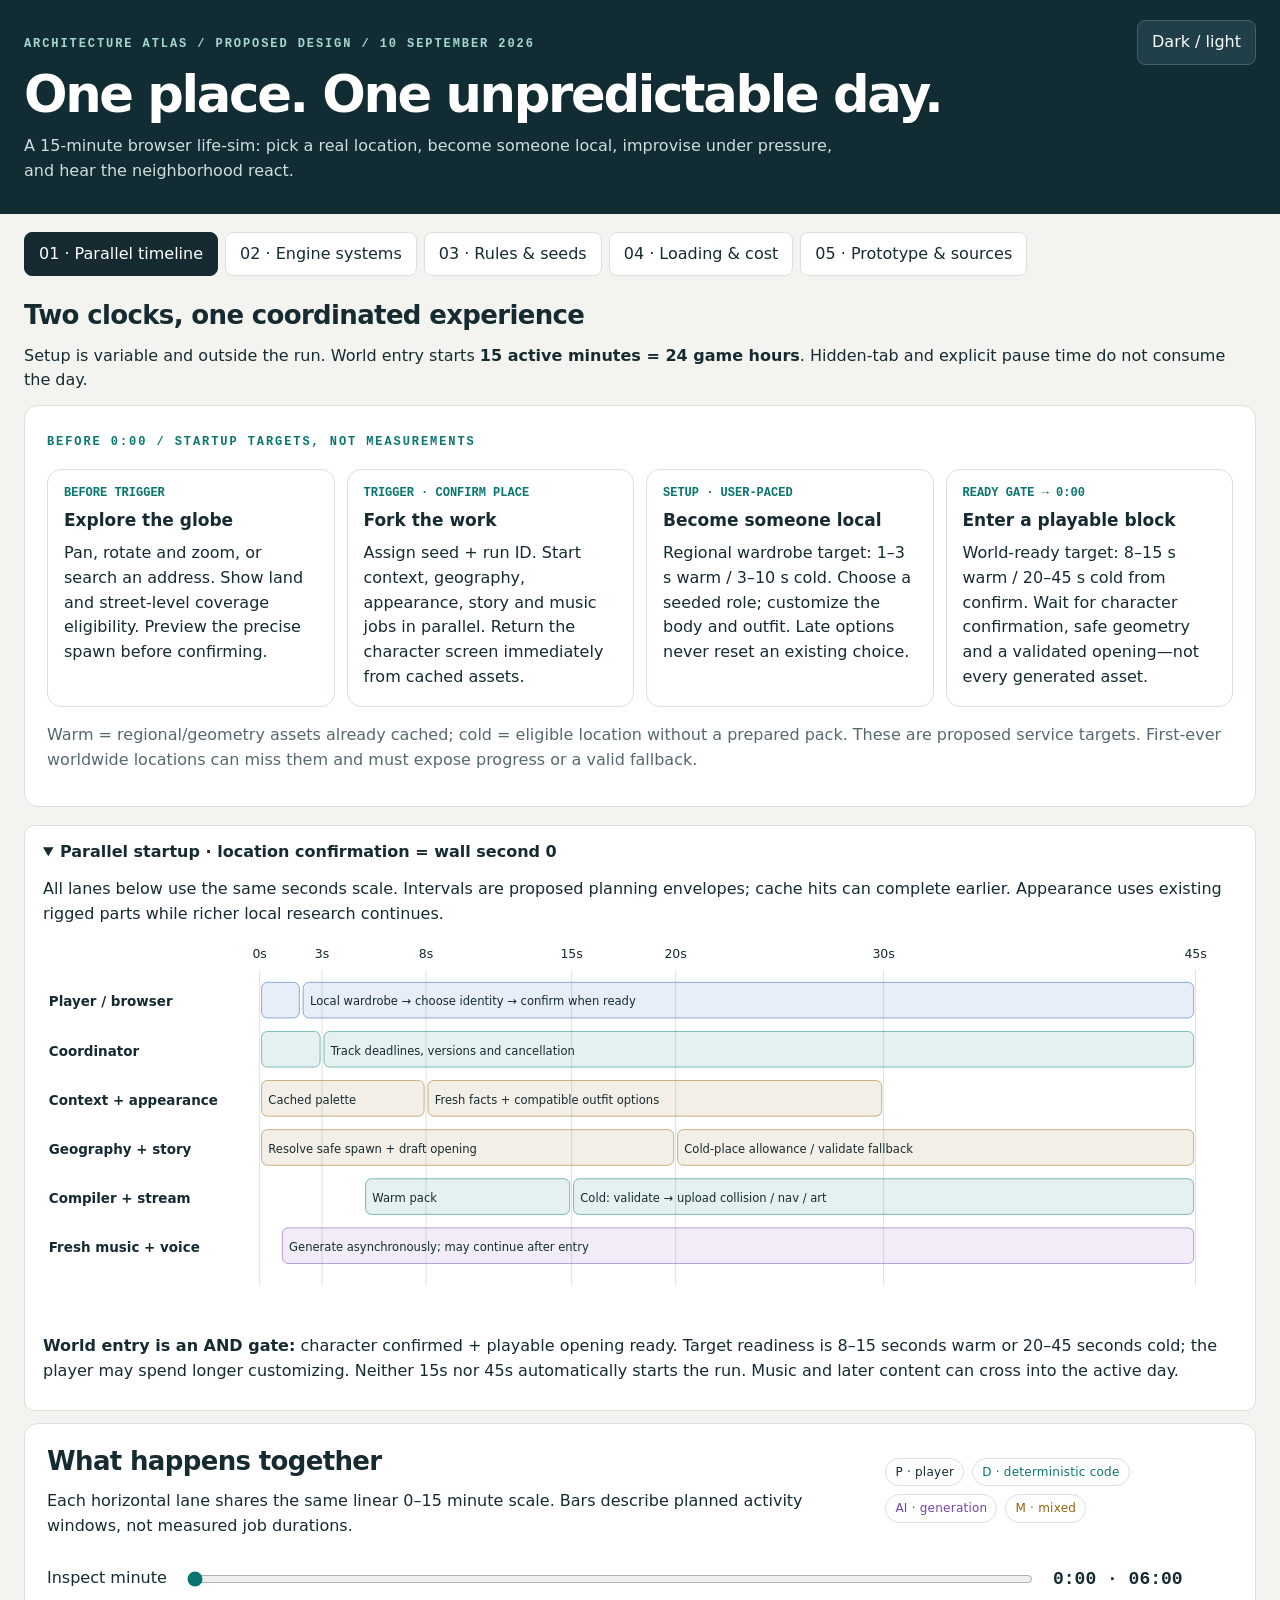
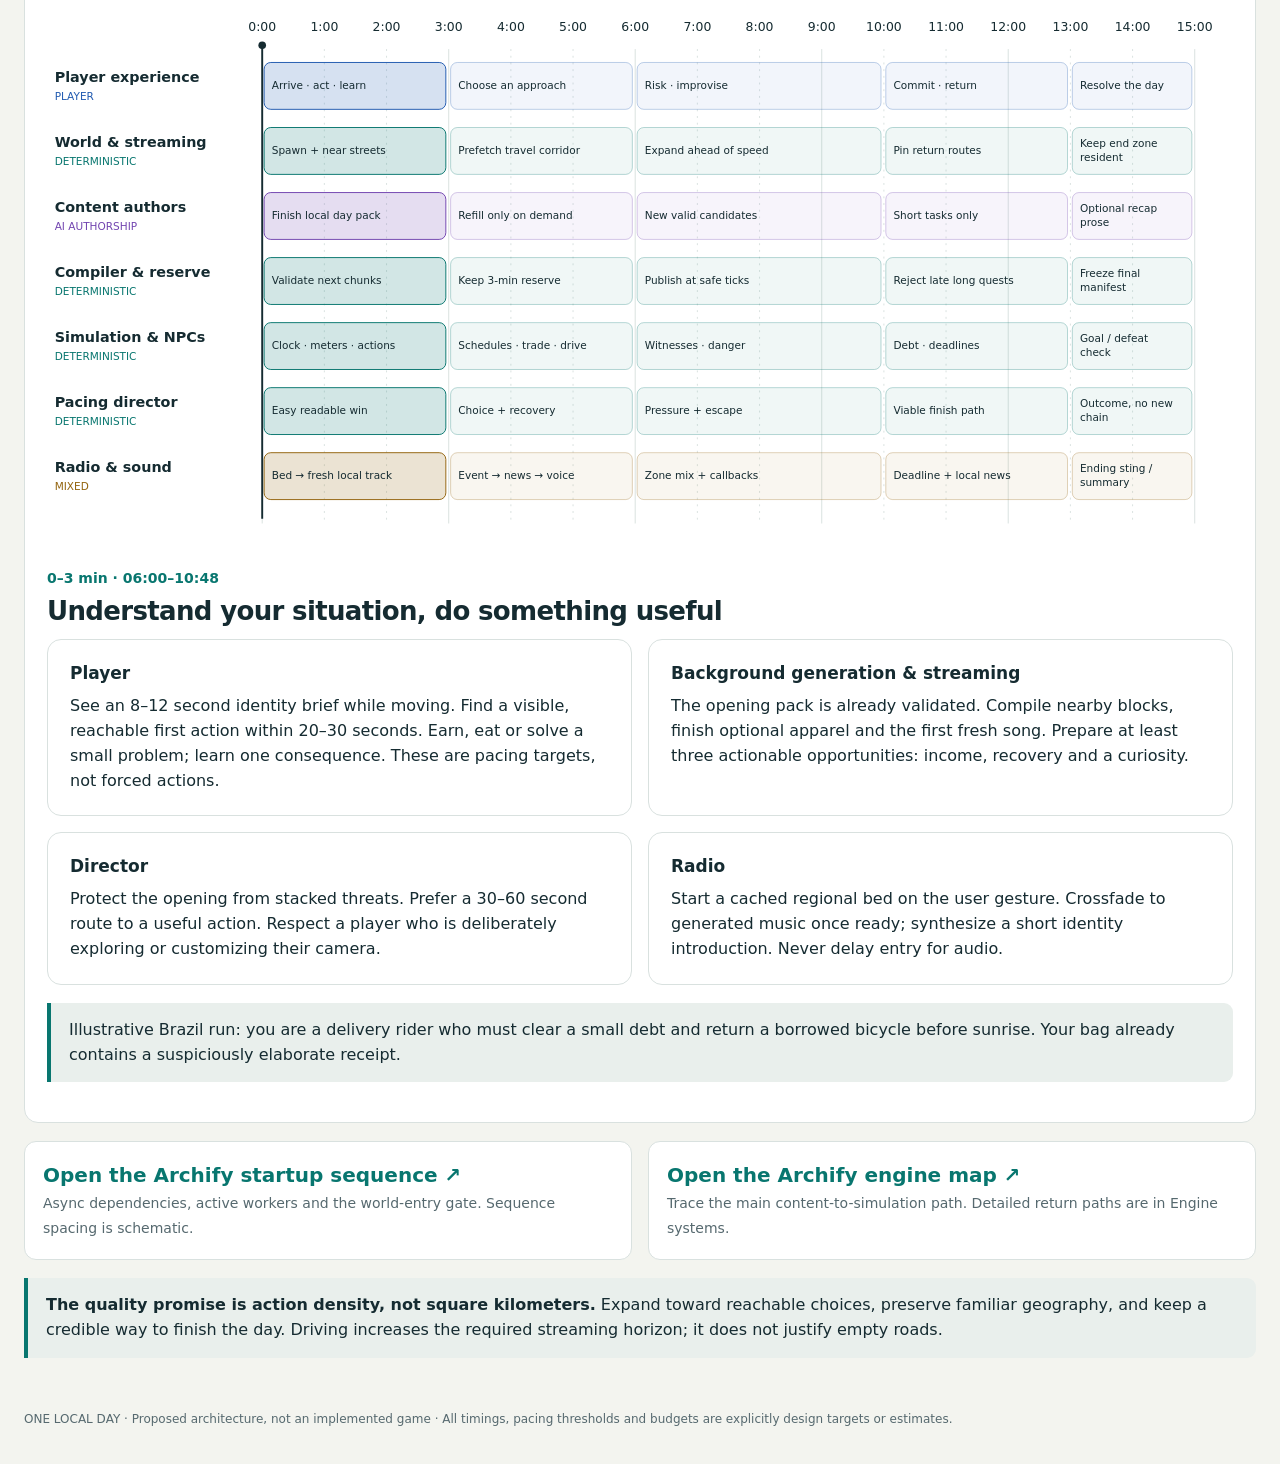
<file: docs/atlas/index.html>
<!doctype html><html lang="en"><head><meta charset="utf-8"><meta name="viewport" content="width=device-width,initial-scale=1"><title>One Local Day · Architecture Atlas</title><style>
:root{--bg:#f3f4ef;--paper:#fff;--ink:#152b31;--muted:#56696f;--line:#d9e1df;--d:#08766f;--ai:#7245b0;--m:#93640e;--p:#205ab0;--soft:#e9efec}*{box-sizing:border-box}body{margin:0;background:var(--bg);color:var(--ink);font:16px/1.55 system-ui,-apple-system,BlinkMacSystemFont,"Segoe UI",sans-serif}body.dark{--bg:#111d23;--paper:#192a32;--ink:#eef4f1;--muted:#b1c1c4;--line:#34515b;--soft:#213740;--d:#69daca;--ai:#c3a2ff;--m:#efc672;--p:#96bfff}header{background:#122c34;color:#fff;padding:30px max(24px,calc((100vw - 1280px)/2));position:relative}.eyebrow{font:700 12px/1.4 ui-monospace,monospace;letter-spacing:.16em;text-transform:uppercase;color:#a4d7ce}h1{font-size:clamp(30px,4vw,52px);line-height:1.08;letter-spacing:-.045em;margin:12px 0}header p{max-width:840px;color:#cfdddd;margin:0}h2{font-size:26px;line-height:1.2;letter-spacing:-.025em;margin:0 0 12px}h3{font-size:17px;line-height:1.35;margin:0 0 9px}p{margin:0 0 12px}small,.muted{color:var(--muted)}a{color:var(--d);text-underline-offset:4px}nav{display:flex;gap:7px;flex-wrap:wrap;max-width:1328px;margin:auto;padding:18px 24px 0}button,.button{font:inherit;border:1px solid var(--line);border-radius:8px;padding:9px 14px;color:var(--ink);background:var(--paper);cursor:pointer;text-decoration:none;display:inline-block}button:hover,.button:hover{border-color:var(--d)}button[aria-selected=true]{background:var(--ink);color:var(--paper);border-color:var(--ink)}#theme{position:absolute;right:24px;top:20px;background:#203f48;color:white;border-color:#45606a}main{max-width:1328px;margin:auto;padding:24px}section[hidden]{display:none}.intro{display:flex;justify-content:space-between;align-items:start;gap:20px}.chips{display:flex;flex-wrap:wrap;gap:8px;margin:12px 0}.chip{font-size:12px;letter-spacing:.02em;border:1px solid var(--line);padding:4px 9px;border-radius:20px;white-space:nowrap}.chip.d{color:var(--d)}.chip.ai{color:var(--ai)}.chip.m{color:var(--m)}.panel,.card{background:var(--paper);border:1px solid var(--line);border-radius:14px;padding:22px;margin-bottom:18px}.grid{display:grid;grid-template-columns:repeat(3,minmax(0,1fr));gap:16px}.grid.two{grid-template-columns:repeat(2,minmax(0,1fr))}.grid .card{margin:0}.card p:last-child{margin-bottom:0}.callout{border-left:4px solid var(--d);background:var(--soft);padding:15px 18px;border-radius:0 9px 9px 0;margin:18px 0}.callout.warn{border-left-color:var(--m)}.stepnum{font:700 12px ui-monospace,monospace;color:var(--d);display:block;margin-bottom:9px}.flow{display:grid;grid-template-columns:repeat(4,minmax(0,1fr));gap:12px;margin:16px 0}.flow .card{margin:0;padding:16px}#timeline{width:100%;height:auto;display:block}svg text{font-family:system-ui,sans-serif;fill:var(--ink)}.rangebar{display:flex;align-items:center;gap:18px;flex-wrap:wrap;margin:16px 0}input[type=range]{flex:1;min-width:180px;accent-color:var(--d)}output{font:700 18px ui-monospace,monospace;min-width:180px}#phase-cards{margin-top:16px}.phase-title{color:var(--d);font-size:14px;font-weight:700;margin-bottom:6px}details{margin:12px 0;border:1px solid var(--line);border-radius:10px;padding:14px 18px;background:var(--paper)}summary{cursor:pointer;font-weight:650}details p{margin-top:12px}.system-grid{display:grid;grid-template-columns:repeat(2,minmax(0,1fr));gap:14px}.system{margin:0}.system dl{margin:12px 0 0;display:grid;grid-template-columns:76px 1fr;gap:5px 12px;font-size:14px}.system dt{font-weight:700}.system dd{margin:0}.system .kind{float:right;font-size:13px;color:var(--ai)}code{font:13px ui-monospace,monospace;overflow-wrap:anywhere;background:var(--soft);padding:2px 4px;border-radius:3px}.table-wrap{overflow-x:auto}table{border-collapse:collapse;width:100%;font-size:14px}th,td{padding:12px;text-align:left;border-bottom:1px solid var(--line);vertical-align:top}th{background:var(--soft)}.cost-inputs{display:grid;grid-template-columns:repeat(3,minmax(0,1fr));gap:15px}.cost-inputs label{display:block;font-size:14px}.cost-inputs input{width:100%;font:inherit;margin-top:6px;border:1px solid var(--line);border-radius:7px;background:var(--paper);color:var(--ink);padding:8px}.big{font-size:42px;letter-spacing:-.04em;font-weight:700;color:var(--d)}.links{display:flex;flex-wrap:wrap;gap:10px;margin:16px 0}.link-card{display:block;text-decoration:none;color:var(--ink);border:1px solid var(--line);border-radius:12px;padding:18px;background:var(--paper)}.link-card strong{display:block;color:var(--d);font-size:20px}.link-card span{font-size:14px;color:var(--muted)}footer{max-width:1280px;margin:10px auto 36px;padding:0 24px;font-size:12px;color:var(--muted)}.mobile-note{display:none}.spaced{margin-top:24px}.stat{font-size:13px;color:var(--muted)}:focus-visible{outline:3px solid var(--ai);outline-offset:3px}@media(max-width:760px){header{padding:66px 20px 24px}main{padding:20px}nav{padding:15px 20px 0;gap:6px}nav button{font-size:13px;padding:8px 10px}.intro{display:block}.grid,.grid.two,.flow,.system-grid,.cost-inputs{grid-template-columns:1fr}.panel{padding:16px}.mobile-note{display:block}.timeline-svg{display:none}.rangebar{gap:10px}#theme{top:16px}h2{font-size:23px}.system dl{grid-template-columns:65px 1fr}.big{font-size:34px}}@media print{nav,#theme,.rangebar{display:none}section[hidden]{display:block}body{background:white;color:black}.panel,.card{break-inside:avoid}header{background:white;color:black}header p{color:black}.timeline-svg{display:block}}
</style></head><body>
<header><span class="eyebrow">Architecture atlas / proposed design / 10 September 2026</span><h1>One place. One unpredictable day.</h1><p>A 15-minute browser life-sim: pick a real location, become someone local, improvise under pressure, and hear the neighborhood react.</p><button id="theme" aria-label="Toggle light and dark theme">Dark / light</button></header>
<nav aria-label="Atlas chapters" role="tablist"><button role="tab" id="tab-timeline-tab" aria-controls="timeline-tab" aria-selected="true" data-tab="timeline-tab">01 · Parallel timeline</button><button role="tab" id="tab-engines" aria-controls="engines" aria-selected="false" data-tab="engines">02 · Engine systems</button><button role="tab" id="tab-rules" aria-controls="rules" aria-selected="false" data-tab="rules">03 · Rules & seeds</button><button role="tab" id="tab-delivery" aria-controls="delivery" aria-selected="false" data-tab="delivery">04 · Loading & cost</button><button role="tab" id="tab-evidence" aria-controls="evidence" aria-selected="false" data-tab="evidence">05 · Prototype & sources</button></nav><main>
<section id="timeline-tab" role="tabpanel" aria-labelledby="tab-timeline-tab"><div class="intro"><div><h2>Two clocks, one coordinated experience</h2><p>Setup is variable and outside the run. World entry starts <strong>15 active minutes = 24 game hours</strong>. Hidden-tab and explicit pause time do not consume the day.</p></div></div>
<div class="panel"><span class="eyebrow" style="color:var(--d)">Before 0:00 / startup targets, not measurements</span><div class="flow">
<article class="card"><span class="stepnum">BEFORE TRIGGER</span><h3>Explore the globe</h3><p>Pan, rotate and zoom, or search an address. Show land and street-level coverage eligibility. Preview the precise spawn before confirming.</p></article>
<article class="card"><span class="stepnum">TRIGGER · CONFIRM PLACE</span><h3>Fork the work</h3><p>Assign seed + run ID. Start context, geography, appearance, story and music jobs in parallel. Return the character screen immediately from cached assets.</p></article>
<article class="card"><span class="stepnum">SETUP · USER-PACED</span><h3>Become someone local</h3><p>Regional wardrobe target: 1–3 s warm / 3–10 s cold. Choose a seeded role; customize the body and outfit. Late options never reset an existing choice.</p></article>
<article class="card"><span class="stepnum">READY GATE → 0:00</span><h3>Enter a playable block</h3><p>World-ready target: 8–15 s warm / 20–45 s cold from confirm. Wait for character confirmation, safe geometry and a validated opening—not every generated asset.</p></article>
</div><p class="muted">Warm = regional/geometry assets already cached; cold = eligible location without a prepared pack. These are proposed service targets. First-ever worldwide locations can miss them and must expose progress or a valid fallback.</p></div>
<details open><summary>Parallel startup · location confirmation = wall second 0</summary><p>All lanes below use the same seconds scale. Intervals are proposed planning envelopes; cache hits can complete earlier. Appearance uses existing rigged parts while richer local research continues.</p><div class="timeline-svg"><svg viewBox="0 0 1240 390" style="width:100%;height:auto" role="img" aria-label="Parallel startup tasks aligned from confirm at zero seconds to forty-five seconds"><line x1="225.0" y1="32" x2="225.0" y2="360" stroke="var(--line)"/><text x="225.0" y="20" font-size="13" text-anchor="middle">0s</text><line x1="289.8" y1="32" x2="289.8" y2="360" stroke="var(--line)"/><text x="289.8" y="20" font-size="13" text-anchor="middle">3s</text><line x1="397.8" y1="32" x2="397.8" y2="360" stroke="var(--line)"/><text x="397.8" y="20" font-size="13" text-anchor="middle">8s</text><line x1="549.0" y1="32" x2="549.0" y2="360" stroke="var(--line)"/><text x="549.0" y="20" font-size="13" text-anchor="middle">15s</text><line x1="657.0" y1="32" x2="657.0" y2="360" stroke="var(--line)"/><text x="657.0" y="20" font-size="13" text-anchor="middle">20s</text><line x1="873.0" y1="32" x2="873.0" y2="360" stroke="var(--line)"/><text x="873.0" y="20" font-size="13" text-anchor="middle">30s</text><line x1="1197.0" y1="32" x2="1197.0" y2="360" stroke="var(--line)"/><text x="1197.0" y="20" font-size="13" text-anchor="middle">45s</text><text x="6" y="70" font-size="14" font-weight="650">Player / browser</text><rect x="227.0" y="45" width="39.2" height="37" rx="6" style="fill:var(--p);fill-opacity:.10;stroke:var(--p);stroke-opacity:.5"/><rect x="270.2" y="45" width="924.8000000000001" height="37" rx="6" style="fill:var(--p);fill-opacity:.10;stroke:var(--p);stroke-opacity:.5"/><text x="277.2" y="69" font-size="12">Local wardrobe → choose identity → confirm when ready</text><text x="6" y="121" font-size="14" font-weight="650">Coordinator</text><rect x="227.0" y="96" width="60.80000000000001" height="37" rx="6" style="fill:var(--d);fill-opacity:.10;stroke:var(--d);stroke-opacity:.5"/><rect x="291.8" y="96" width="903.2" height="37" rx="6" style="fill:var(--d);fill-opacity:.10;stroke:var(--d);stroke-opacity:.5"/><text x="298.8" y="120" font-size="12">Track deadlines, versions and cancellation</text><text x="6" y="172" font-size="14" font-weight="650">Context + appearance</text><rect x="227.0" y="147" width="168.8" height="37" rx="6" style="fill:var(--m);fill-opacity:.10;stroke:var(--m);stroke-opacity:.5"/><text x="234.0" y="171" font-size="12">Cached palette</text><rect x="399.8" y="147" width="471.20000000000005" height="37" rx="6" style="fill:var(--m);fill-opacity:.10;stroke:var(--m);stroke-opacity:.5"/><text x="406.8" y="171" font-size="12">Fresh facts + compatible outfit options</text><text x="6" y="223" font-size="14" font-weight="650">Geography + story</text><rect x="227.0" y="198" width="428.0" height="37" rx="6" style="fill:var(--m);fill-opacity:.10;stroke:var(--m);stroke-opacity:.5"/><text x="234.0" y="222" font-size="12">Resolve safe spawn + draft opening</text><rect x="659.0" y="198" width="536.0" height="37" rx="6" style="fill:var(--m);fill-opacity:.10;stroke:var(--m);stroke-opacity:.5"/><text x="666.0" y="222" font-size="12">Cold-place allowance / validate fallback</text><text x="6" y="274" font-size="14" font-weight="650">Compiler + stream</text><rect x="335.0" y="249" width="212.0" height="37" rx="6" style="fill:var(--d);fill-opacity:.10;stroke:var(--d);stroke-opacity:.5"/><text x="342.0" y="273" font-size="12">Warm pack</text><rect x="551.0" y="249" width="644.0" height="37" rx="6" style="fill:var(--d);fill-opacity:.10;stroke:var(--d);stroke-opacity:.5"/><text x="558.0" y="273" font-size="12">Cold: validate → upload collision / nav / art</text><text x="6" y="325" font-size="14" font-weight="650">Fresh music + voice</text><rect x="248.6" y="300" width="946.4000000000001" height="37" rx="6" style="fill:var(--ai);fill-opacity:.10;stroke:var(--ai);stroke-opacity:.5"/><text x="255.6" y="324" font-size="12">Generate asynchronously; may continue after entry</text></svg></div><div class="mobile-note"><p><strong>Player / browser · P</strong><br>0–2s: Shell / 2–45s: Local wardrobe → choose identity → confirm when ready</p><p><strong>Coordinator · D</strong><br>0–3s: Fork / 3–45s: Track deadlines, versions and cancellation</p><p><strong>Context + appearance · M</strong><br>0–8s: Cached palette / 8–30s: Fresh facts + compatible outfit options</p><p><strong>Geography + story · M</strong><br>0–20s: Resolve safe spawn + draft opening / 20–45s: Cold-place allowance / validate fallback</p><p><strong>Compiler + stream · D</strong><br>5–15s: Warm pack / 15–45s: Cold: validate → upload collision / nav / art</p><p><strong>Fresh music + voice · AI</strong><br>1–45s: Generate asynchronously; may continue after entry</p></div><p><strong>World entry is an AND gate:</strong> character confirmed + playable opening ready. Target readiness is 8–15 seconds warm or 20–45 seconds cold; the player may spend longer customizing. Neither 15s nor 45s automatically starts the run. Music and later content can cross into the active day.</p></details><div class="panel"><div class="intro"><div><h2>What happens together</h2><p>Each horizontal lane shares the same linear 0–15 minute scale. Bars describe planned activity windows, not measured job durations.</p></div><div class="chips"><span class="chip">P · player</span><span class="chip d">D · deterministic code</span><span class="chip ai">AI · generation</span><span class="chip m">M · mixed</span></div></div>
<div class="rangebar"><label for="playhead">Inspect minute</label><input id="playhead" type="range" min="0" max="15" value="0" step="0.25"><output id="clock-label" for="playhead">0:00 · 06:00</output></div><div class="timeline-svg"><svg id="timeline" viewBox="0 0 1240 570" role="img" aria-label="Seven parallel process lanes aligned from run minute zero to fifteen"></svg></div><p class="mobile-note muted">Move the time slider to inspect all parallel processes below. The wide lane diagram appears on larger screens.</p><div id="phase-cards"></div></div>
<div class="grid two"><a class="link-card" href="run-sequence.html"><strong>Open the Archify startup sequence ↗</strong><span>Async dependencies, active workers and the world-entry gate. Sequence spacing is schematic.</span></a><a class="link-card" href="engine-architecture.html"><strong>Open the Archify engine map ↗</strong><span>Trace the main content-to-simulation path. Detailed return paths are in Engine systems.</span></a></div>
<div class="callout"><strong>The quality promise is action density, not square kilometers.</strong> Expand toward reachable choices, preserve familiar geography, and keep a credible way to finish the day. Driving increases the required streaming horizon; it does not justify empty roads.</div></section>
<section id="engines" role="tabpanel" aria-labelledby="tab-engines" hidden><h2>Engine systems and their contracts</h2><p>This is a proposed architecture, independent of the prototype’s stack. Browser systems execute the solo simulation; backend workers research, generate and validate content.</p>
<div class="links"><a class="button" href="engine-architecture.html">Explore Archify engine map ↗</a><a class="button" href="run-sequence.html">Explore startup sequence ↗</a><a class="button" href="runtime-feedback.html">Explore action → radio feedback ↗</a></div>
<div class="callout"><strong>Complete feedback loop:</strong> input → action validation → simulation transaction → event journal → quest/NPC updates + director scoring + radio. Director beats return to the action/state gate; radio audio returns to the browser mixer. Streaming demand goes back to the coordinator, and validated chunks return through the compiler.</div><div class="system-grid"><article class="card system"><span class="kind">D</span><h3>Place picker</h3><span class="stat">Browser + API · Search as requested; validate on confirm</span><dl><dt>Reads</dt><dd>Pan / rotate / zoom, address query</dd><dt>Produces</dt><dd>Confirmed coordinate, country/city, coverage receipt</dd></dl><p class="spaced">Land mask + nearest street-level coverage + reachable spawn. Ambiguous addresses require selection. Coverage is not proof of rights.</p></article><article class="card system"><span class="kind">D</span><h3>Run coordinator</h3><span class="stat">Backend · Immediately on confirm; provider events</span><dl><dt>Reads</dt><dd>Location, seed request, client capabilities</dd><dt>Produces</dt><dd>Job graph, run ID, deadlines, progress</dd></dl><p class="spaced">Idempotent jobs keyed by run/version; priority P0 opening, P1 reserve, P2 polish. Cancel old selection epochs; late results never overwrite a newer choice.</p></article><article class="card system"><span class="kind">M</span><h3>Geography resolver</h3><span class="stat">Backend · At confirm, then frontier demand</span><dl><dt>Reads</dt><dd>Licensed roads, footprints, elevation, POIs</dd><dt>Produces</dt><dd>GeoPack with provenance and quality flags</dd></dl><p class="spaced">Preserve street topology and landmark placement where data supports it. Missing height uses a labelled estimate. No imagery scraping or assumed reconstruction rights.</p></article><article class="card system"><span class="kind">AI</span><h3>Context researcher</h3><span class="stat">Backend · One bounded parallel research batch; reuse regional cache</span><dl><dt>Reads</dt><dd>Country → city → neighborhood → address</dd><dt>Produces</dt><dd>Source-backed PlaceContext</dd></dl><p class="spaced">Separate dated facts from fictional material. Country GDP is broad context, not an individual wealth or danger score. Missing local data stays unknown.</p></article><article class="card system"><span class="kind">M</span><h3>Wardrobe author</h3><span class="stat">Backend + browser · P0 cached options; fresh refinements before selection locks</span><dl><dt>Reads</dt><dd>Climate, visual culture, approved asset catalog</dd><dt>Produces</dt><dd>AppearanceCatalog + compatible variants</dd></dl><p class="spaced">Head / torso / legs / feet, apparel, hair, facial hair, body/sex presentation. Assemble known rigged parts first; avoid generating bespoke 3D meshes on the critical path.</p></article><article class="card system"><span class="kind">AI</span><h3>Identity & quest author</h3><span class="stat">Backend · During setup; finish before ready gate</span><dl><dt>Reads</dt><dd>PlaceContext, rules, role templates</dd><dt>Produces</dt><dd>CharacterSpec + urgent GoalGraph</dd></dl><p class="spaced">Generate a profession, means, starting items and absurd task. Recommended default: accept a seeded identity or choose among three valid alternatives. Appearance is cosmetic unless an item declares an affordance.</p></article><article class="card system"><span class="kind">AI</span><h3>Encounter & item author</h3><span class="stat">Backend · Setup and reserve refill</span><dl><dt>Reads</dt><dd>Context, businesses, action vocabulary, director demand</dd><dt>Produces</dt><dd>EncounterPack, ItemSpec, dialogue, jokes</dd></dl><p class="spaced">Fill authored templates with new local details. Models may propose names, lines, costs within bounds and supported effects; never executable code or new engine powers.</p></article><article class="card system"><span class="kind">D</span><h3>World-law compiler</h3><span class="stat">Backend + worker · Every publication</span><dl><dt>Reads</dt><dd>Candidate packs, rule version, geography</dd><dt>Produces</dt><dd>Validated manifest, chunks, nav and collision data</dd></dl><p class="spaced">Check schemas, IDs, currencies, reachable routes, open hours, costs/rewards, quest solvability, asset compatibility and content provenance. Reject or repair once; then use a valid fallback.</p></article><article class="card system"><span class="kind">D</span><h3>Chunk streamer</h3><span class="stat">Browser worker · Continuous demand, bounded frame uploads</span><dl><dt>Reads</dt><dd>Position, velocity, reachable road graph, memory budget</dd><dt>Produces</dt><dd>Resident mesh/collider/nav/audio sets</dd></dl><p class="spaced">Near collision safety ring; medium navigation ring; farther visual ring. Pin quest anchors and vehicle exit areas. Persist mutations before unload.</p></article><article class="card system"><span class="kind">D</span><h3>Renderer & cameras</h3><span class="stat">Browser · Per frame; target 60 desktop / 30 mobile</span><dl><dt>Reads</dt><dd>World state, meshes, animation, device budget</dd><dt>Produces</dt><dd>First / third person view</dd></dl><p class="spaced">Same simulation for both views. Camera collision prevents wall clipping; first-person hands and third-person body share one rig/state. Dynamic detail and resolution preserve controls.</p></article><article class="card system"><span class="kind">D</span><h3>Input & vehicles</h3><span class="stat">Browser · Fixed simulation ticks</span><dl><dt>Reads</dt><dd>Keyboard, touch, pointer, camera, seat state</dd><dt>Produces</dt><dd>Timestamped gameplay intents</dd></dl><p class="spaced">Walk / sprint / use / carry / enter / exit / steer / brake. Validate seat ownership, safe exit, collision and speed. Mobile uses dedicated driving controls after entering a vehicle.</p></article><article class="card system"><span class="kind">D</span><h3>State & world rules</h3><span class="stat">Browser authoritative for solo run · Fixed tick, independent of rendering</span><dl><dt>Reads</dt><dd>Player/NPC intents, clock, validated effects</dd><dt>Produces</dt><dd>Atomic deltas + event IDs</dd></dl><p class="spaced">Own hunger, sanity, danger, skill, currency minor units, debt, inventory, damage and defeat. Backend authors never mutate live meters. Multiplayer/competitive authority is outside this design.</p></article><article class="card system"><span class="kind">D</span><h3>NPC & traffic simulation</h3><span class="stat">Browser / worker · Near actors tick; far actors summarized</span><dl><dt>Reads</dt><dd>Schedules, perception, witnesses, roads</dd><dt>Produces</dt><dd>Roam, trade, approach, threaten, flee, chase</dd></dl><p class="spaced">NPCs have state, memory, ownership and line-of-sight. Danger has spatial causes and witnesses. Scripted traffic lanes and drivable vehicles share road rules.</p></article><article class="card system"><span class="kind">D</span><h3>Pacing director</h3><span class="stat">Browser · Proposed 1 active-second cadence</span><dl><dt>Reads</dt><dd>State, zone, distance/time since action, reserve, objectives</dd><dt>Produces</dt><dd>Scored encounter request / selected beat</dd></dl><p class="spaced">Eligibility → reachability → score → seeded tie-break → schedule. Execution returns through the state gate. AI supplies the pool; the director does not invent rules.</p></article><article class="card system"><span class="kind">D</span><h3>Event journal</h3><span class="stat">Browser + persistence API · On each meaningful transaction</span><dl><dt>Reads</dt><dd>Committed state transaction</dd><dt>Produces</dt><dd>Event ID, tick, actors, location, deltas, facts</dd></dl><p class="spaced">Feeds quests, achievements/ending, NPC memory, director, radio and telemetry. Deduplicate IDs and record chunk activation ticks. Keep the journal independent of prose.</p></article><article class="card system"><span class="kind">M</span><h3>Radio newsroom</h3><span class="stat">Backend + browser · Event-driven; candidate bulletin every 60–120 s</span><dl><dt>Reads</dt><dd>Journal fact bundle, language, station personality</dd><dt>Produces</dt><dd>Checked script → TTS → segment queue</dd></dl><p class="spaced">Do not narrate uncommitted intent as fact. Discard expired news. Template fallback if generation is late. Radio reports scheduled weather; never owns the weather clock.</p></article><article class="card system"><span class="kind">M</span><h3>Music & sound</h3><span class="stat">Backend media + browser audio · Start jobs at confirm; mix locally throughout</span><dl><dt>Reads</dt><dd>Regional palette, world/zone, action events</dd><dt>Produces</dt><dd>Fresh tracks, vignettes, cached SFX, spatial mix</dd></dl><p class="spaced">Cache reusable beds; generate original music in local genres. Prioritize interactive SFX latency. Duck music for news; audio begins on user gesture. Captions/mute remain available.</p></article><article class="card system"><span class="kind">M</span><h3>Archive & telemetry</h3><span class="stat">Backend + client storage · Pack publish, checkpoints, run end</span><dl><dt>Reads</dt><dd>Packs, versions, event IDs, runtime timings</dd><dt>Produces</dt><dd>Scenario ID, replay log, quality/cost evidence</dd></dl><p class="spaced">Store generated outputs once. Measure time to input/action, gaps between events, completion, errors and provider spend. Save on visibility loss; gameplay clock pauses while hidden.</p></article></div><h2 class="spaced">The shared data boundary</h2><div class="grid two"><article class="card"><h3>PlaceContext</h3><p>Coordinates, region IDs, locale/currency, climate, source URL/date/confidence; culture and economic facts separated from invented jokes.</p><p class="muted">Researchers → appearance, story, geography and music authors</p></article><article class="card"><h3>AppearanceCatalog / CharacterSpec</h3><p>Rig-compatible head/torso/legs/feet + accessories, hair/facial hair/body presentation; role, starting resources, declared item affordances and goal ID.</p><p class="muted">Wardrobe and identity authors → compiler → character screen / simulation</p></article><article class="card"><h3>GeoPack / WorldChunk</h3><p>Road graph, footprints, elevation, POI anchors, collision/nav data, region/time zone, provider/license/version, chunk hash. Persistent deltas live outside disposable geometry.</p><p class="muted">Geography + compiler → streaming, physics, traffic, NPC navigation</p></article><article class="card"><h3>EncounterSpec / GoalGraph</h3><p>Preconditions, actor/anchor IDs, supported action IDs, bounded effects, outcomes, cooldown, expiry, dependencies, fallback, travel-time budget.</p><p class="muted">Authors → compiler → director → simulation</p></article><article class="card"><h3>RunManifest</h3><p>scenarioId, location, seed, content hashes, rules/PRNG versions, character options, fallback versions, admission log and timestamps.</p><p class="muted">Coordinator + archive → client start gate / future shared runs</p></article><article class="card"><h3>GameEvent / RadioSegment</h3><p>Event ID, sim tick, actor/object/location IDs, committed deltas, factual summary. Radio segments reference source event IDs and expiry.</p><p class="muted">State gate → journal → quests, NPC memory, director, newsroom</p></article><article class="card"><h3>JobEnvelope</h3><p>runId, selectionEpoch, jobKey, input hashes, priority, deadline, cost cap, attempt count, output version and state.</p><p class="muted">Coordinator ↔ durable queue ↔ provider adapters; failed or stale results never activate</p></article></div>
<div class="callout"><strong>World laws are versioned code and configuration:</strong> currency precision, transactions, gravity/collision, ownership, item capabilities, NPC perception, visibility, navigation, opening hours, damage, recovery, cooldowns and terminal conditions. Generated content can select supported rules and tune bounded values; it cannot bypass them.</div></section>
<section id="rules" role="tabpanel" aria-labelledby="tab-rules" hidden><h2>Authored situations, room to improvise</h2><p>Build a reusable action vocabulary and let generated encounters combine it. A model can write a new delivery job; the engine already knows carrying, payment, theft, vehicle use and deadlines.</p><div class="grid two">
<article class="card"><h3>One job, several routes</h3><p>A fictional café needs an urgent delivery. The player may walk, use a bicycle, pay someone to help, or barter for a repair. Taking an owned vehicle can trigger a witness and pursuit.</p><p>The same item, ownership, path, transaction and NPC rules resolve all routes. Unsupported free-text wishes are not silently turned into new abilities.</p></article>
<article class="card"><h3>A director with limits</h3><p>Every active second: filter by clock, zone, prerequisites, visibility and cooldown; check travel time; score urgency, novelty and player needs; break ties with a named RNG stream.</p><p>Targets to tune: useful opening action in 20–30 s; usually 30–60 s between meaningful opportunities; three minutes of reserve; one major threat at a time and 90 s major-threat cooldown. These are initial hypotheses.</p></article>
<article class="card"><h3>Real place, fictional drama</h3><p>Keep real road alignments, slopes and recognizable landmarks where source data allows. Interior layouts and everyday characters can be fictional. Local business metadata helps anchor commerce; jokes and criminal plots use fictional entities.</p><p>Regional facts supply flavor and economic scale. They do not directly assign intelligence, crime or personality to individual residents.</p></article>
<article class="card"><h3>World size follows mobility</h3><p>Prefetch distance ≥ speed × (P95 fetch + compile + upload latency + safety margin). At a design cap of 15 m/s and 10 s total horizon, keep at least 150 m ready ahead, plus braking room and branch coverage.</p><p>That speed can cover 13.5 km in 15 minutes. Use a road corridor and predictable speed limits, not a huge fully detailed disk. At an unready boundary, pause consistently with a visible loading transition; never drive into missing collision.</p></article></div>
<h2 class="spaced">Recommended seed model</h2><div class="table-wrap panel"><table><thead><tr><th>Layer</th><th>Meaning</th><th>Reproducibility</th></tr></thead><tbody>
<tr><td><strong>Place</strong></td><td>A geographic cell + source-data version.</td><td>Same address may have several snapshots as data changes.</td></tr>
<tr><td><strong>Scenario</strong></td><td>Place snapshot + generated pack hashes + seed + rule version.</td><td>Shareable starting world, role choices, items, missions and music. Save actual model outputs; prompting again is not a replay.</td></tr>
<tr><td><strong>Attempt</strong></td><td>Selected character + player inputs + simulation event/admission log.</td><td>Different choices produce different outcomes. Async content admission is recorded; newly discovered frontier chunks become versioned scenario extensions.</td></tr>
<tr><td><strong>Exact replay</strong></td><td>Fixed engine build + ticks + named PRNG streams + state checkpoints.</td><td>Future option. Cross-device vehicle physics is not assumed bit-exact; use snapshots and replay events until this has been proven.</td></tr>
</tbody></table></div>
<p>Use independent streams for geography, loot, NPCs, encounters and cosmetics. Changing a hairstyle must not consume the random draw that decides a robbery. Admit async results only at safe ticks and pin the selected version. Gameplay cannot depend on provider completion order.</p>
<div class="callout"><strong>Proposed character default:</strong> generate one funny local identity, with two optional alternatives available during setup. Keep class/profession and starting pressure explicit. Cosmetic body/sex presentation does not determine difficulty. Gear has only the capabilities declared by its item definition.</div>
<h2 class="spaced">Failure and recovery paths</h2><div class="grid two"><article class="card"><h3>Slow research or model failure</h3><p>Use the validated regional pack and deterministic encounter templates. Bound retries and spend; keep valid gameplay running.</p><p class="muted">Never block an interaction while waiting for an LLM.</p></article><article class="card"><h3>No usable geographic data</h3><p>Coverage is a gate before confirmation. If a selected address cannot supply safe geometry, show the limitation and nearby eligible alternatives.</p><p class="muted">Do not secretly move the player or label invented geometry as an accurate reconstruction.</p></article><article class="card"><h3>Invalid or late generated content</h3><p>Reject malformed IDs, unsupported actions, impossible routes and stale run versions. Repair once where the deadline allows; otherwise keep fallback content.</p><p class="muted">Already visited geometry, rewards and NPC commitments remain stable.</p></article><article class="card"><h3>Audio late, silent or unavailable</h3><p>Play cached beds, SFX and vignettes. Use approved text captions and templates for essential information.</p><p class="muted">Audio initialization follows a user gesture; permission/network failure does not stop the run.</p></article><article class="card"><h3>Player ignores the objective</h3><p>Offer useful opportunities near plausible routes; let the objective fail honestly. The director cannot teleport a known destination or rewrite a completed action.</p><p class="muted">If no action occurs, distinguish exploration from a stalled/unreadable opening.</p></article><article class="card"><h3>Pause, disconnect or quit</h3><p>Use a shared pause owner for gameplay clocks and input. Persist the attempt; backend jobs may finish but activation waits until resume.</p><p class="muted">Early defeat or 15:00 commits one ending, then cancels unnecessary generation.</p></article></div></section>
<section id="delivery" role="tabpanel" aria-labelledby="tab-delivery" hidden><h2>Minimal waiting needs prepared building blocks</h2><p>The recommended approach combines reusable regional assets with fresh per-run story and music. Generating every mesh, voice and track from scratch before entry conflicts with minimal waiting.</p><div class="table-wrap panel"><table><thead><tr><th>Approach</th><th>Benefit</th><th>Tradeoff</th></tr></thead><tbody><tr><td><strong>Hybrid · recommended</strong></td><td>Immediate character shell; fresh local variation; jobs overlap play.</td><td>Requires versioned caches, a compiler and strong fallbacks.</td></tr><tr><td>Everything generated per run</td><td>Maximum novelty potential.</td><td>More latency, cost and malformed content; weak startup predictability.</td></tr><tr><td>Prebuilt place packs only</td><td>Predictable launch and low marginal cost.</td><td>New worldwide addresses need preparation; less freshness.</td></tr></tbody></table></div>
<div class="grid two"><article class="card"><h3>The exact entry gate</h3><p>Character confirmed; one safe spawn; usable collision/navigation; reachable income and recovery; a valid goal with at least one feasible solution; opening encounters and essential UI/assets. Core fallback templates can sustain a complete day.</p><p>GPU uploads are ready and controls respond. Optional clothes, far-away blocks, rich research, new songs and later stories continue in parallel.</p></article><article class="card"><h3>Worldwide is the coverage goal</h3><p>Start with an explicit eligibility layer: land, nearby street-level coverage and sufficient licensed geographic data. Preserve the selected coordinate and record data quality.</p><p>High-fidelity reconstruction from Street View is gated by rights and data access. A playable alternative uses open/licensed roads, buildings and elevation plus regional art kits. It is approximate where source geometry is incomplete.</p></article></div>
<div class="callout warn"><strong>Material dependency:</strong> Google Maps’ standard terms restrict deriving new content from Maps content, including caching/extraction restrictions. A street-level image is not a ready collision mesh. Keep a permitted map/coverage surface separate from the source pipeline for generated gameplay. <a href="https://cloud.google.com/maps-platform/terms">Source: Google Maps terms §3.2.3</a>.</div>
<h2 class="spaced">Illustrative variable cost per run</h2><p>USD planning model using published provider rates checked on 10 September 2026. This is a workload estimate, not a quote or measured bill. Token output includes thinking; retries and taxes are excluded from the subtotal.</p>
<div class="panel"><div class="cost-inputs">
<label>Total text input tokens<input id="cin" type="number" value="40000" min="0" step="1000"></label><label>Total text output tokens<input id="cout" type="number" value="16000" min="0" step="1000"></label><label>Paid grounded research prompts<input id="csearch" type="number" value="4" min="0" step="1"></label><label>Fresh music minutes<input id="cmusic" type="number" value="6" min="0" max="60" step="1"></label><label>Fresh speech characters<input id="ctts" type="number" value="4000" min="0" step="500"></label><label>Maps + infrastructure allowance ($)<input id="cother" type="number" value="0.10" min="0" step="0.01"></label>
</div><div class="rangebar"><div><div class="muted">Estimated marginal subtotal</div><div class="big" id="cost-total">$1.39 / run</div></div><div id="cost-breakdown"></div></div><p class="muted">Text: $0.30/M input + $2.50/M output. Research: $0.035/grounded prompt after free quota. Music: $0.15/generated minute. Flash/Turbo speech: $0.05/1,000 characters. The maps/infrastructure field is an assumption, not a provider rate.</p><p><a href="https://ai.google.dev/gemini-api/docs/pricing">Gemini pricing</a> · <a href="https://elevenlabs.io/pricing/api">ElevenLabs pricing</a> · <a href="https://developers.google.com/maps/billing-and-pricing/pricing">Geographic API pricing</a></p></div>
<div class="grid"><article class="card"><h3>$0.25–$0.60</h3><p><strong>Mostly cached scenario</strong><br>Shared regional research/music, fresh brief and a few bulletins. Range assumes high reuse; amortize asset creation separately.</p></article><article class="card"><h3>$1.50–$2.50</h3><p><strong>Fresh hybrid target</strong><br>About six fresh music minutes plus looping/shared beds, new text and speech, with headroom for retries. Start with a proposed $2 soft cap and $3 hard cap.</p></article><article class="card"><h3>$2.75–$4+</h3><p><strong>Fifteen fresh music minutes</strong><br>Music alone is $2.25 at the cited rate. The default workload with 15 music minutes totals $2.74 before retries; extra assets increase it.</p></article></div>
<p class="spaced">No paid services have been provisioned or invoked for the game. These budgets exclude development, bespoke 3D asset production, map/imagery licensing agreements, fixed hosting, large-scale concurrent operation and taxes. At scale, measure cache hit rates and bytes transferred; do not multiply the cached estimate by every first-ever location.</p>
<h2 class="spaced">Evidence needed before promising the experience</h2><div class="grid two"><article class="card"><h3>Opening journey</h3><p>Measure confirm → usable wardrobe, ready gate, world entry and first meaningful action. Report median and P95 separately for warm/cold places.</p><p class="muted">Slow phone networks, low-end devices and first-ever places must be included.</p></article><article class="card"><h3>Fifteen-minute content supply</h3><p>Play walking and driving routes; log time/distance between opportunities, reserve underruns, repeated beats, unreachable goals and late quest offers.</p><p class="muted">A passing schema is not evidence of an interesting day.</p></article><article class="card"><h3>Actual browser play</h3><p>Observe desktop, portrait and landscape; first/third person; vehicle entry/exit; camera walls; pause/resume; audio denied; touch cancellation.</p><p class="muted">Frame-time targets: 16.7 ms desktop and 33.3 ms mobile. These are targets, not observed performance.</p></article><article class="card"><h3>Rules and replay</h3><p>Check shared scenario consistency, seed stream independence, atomic transactions, stable chunk reloads and radio source-event accuracy.</p><p class="muted">Use the same logical input trace; keep physical replay limitations explicit.</p></article></div></section>
<section id="evidence" role="tabpanel" aria-labelledby="tab-evidence" hidden><h2>Prototype evidence and boundaries</h2><p>Read-only source inspection of <strong>First Person Engine</strong>. HEAD <code>2998e17051099407aff13a0988c1bdf6fbd6a1a0</code>, with modified tracked files and an untracked hands system. The working tree is the inspected snapshot; this is not a claim about a clean released revision.</p>
<div class="grid two"><article class="card"><h3>Confirmed in inspected code</h3><p>900-second day from 06:00; Mulberry32 RNG; three class profiles; integer-centavo state deltas; hunger/sanity/danger end checks; timed threats; waypoint NPCs and a rolling action-news buffer.</p><p>Caramelo has follow behavior. This is more than “walk and talk” for that specific actor. The radio currently uses browser speech synthesis and wall-clock event aging.</p></article><article class="card"><h3>Gaps that matter to this architecture</h3><p>The hands system uses <code>Math.random()</code> for a cash effect, despite the RNG invariant. Seed existence alone does not prove deterministic runs.</p><p>Worldwide source ingestion, validated runtime authorship, a general pacing director, rich NPC reactions and driveable-world streaming are proposed capabilities. No browser playtest or quality assessment was performed for this map.</p></article></div>
<div class="table-wrap panel"><table><thead><tr><th>Evidence</th><th>Observation</th><th>Repository-relative locator</th></tr></thead><tbody><tr><td>Prototype architecture rules</td><td>Local AGENTS.md and INVARIANTS.md; read on 2026-09-10.</td><td>AGENTS.md; INVARIANTS.md I2–I4, I7, I12–I13</td></tr><tr><td>Run timing and random source</td><td>Code inspected, not a gameplay benchmark.</td><td>src/game/RunClock.js: constructor/update/inGameHour; src/game/Rng.js</td></tr><tr><td>Class profiles and state gate</td><td>Code inspected; no balance changes made.</td><td>src/game/Classes.js; src/game/GameState.js: apply / checkDefeat</td></tr><tr><td>NPCs and news</td><td>Code includes Caramelo follow behavior; news uses wall-clock event aging.</td><td>src/game/NpcSystem.js:550–624; src/audio/NewsDesk.js:14–57</td></tr><tr><td>Hands and replay gap</td><td>Untracked hands implementation uses Math.random() for a cash gain.</td><td>src/game/HandsSystem.js:25; GameManager.js:34–35</td></tr><tr><td>Earlier Place Engine draft</td><td>Explicitly DRAFT and unapproved. Offline-only, São Paulo-first and text-free assumptions do not govern this requested map.</td><td>docs/superpowers/specs/2026-09-10-place-engine-design.md</td></tr></tbody></table></div><div class="callout">Your current brief takes precedence over the earlier unapproved draft: 15 minutes, desktop/mobile browser, first and third person, vehicles, worldwide ambition, fresh generation and authored-but-improvisable actions. This atlas leaves technology selection open.</div>
<h2 class="spaced">External sources</h2><div class="grid two"><article class="card"><h3><a href="https://cloud.google.com/maps-platform/terms">Google Maps terms §3.2.3 ↗</a></h3><p>Standard terms restrict extracting/caching Maps content and creating content based on it. A Street View-derived playable reconstruction needs an appropriate permission path; the map does not assume one.</p></article><article class="card"><h3><a href="https://developers.google.com/maps/documentation/streetview/metadata">Street View metadata ↗</a></h3><p>Metadata provides availability information. Check coverage near the intended spawn; a returned panorama is not a terrain model or guarantee of whole-route coverage.</p></article><article class="card"><h3><a href="https://developers.google.com/maps/billing-and-pricing/pricing">Maps pricing ↗</a></h3><p>Geographic-service charges vary by API, volume and free usage. The calculator uses an explicit allowance, not a quoted all-in map price.</p></article><article class="card"><h3><a href="https://www.openstreetmap.org/copyright">OpenStreetMap license ↗</a></h3><p>Roads and footprints can come from open data under ODbL and its attribution obligations. Dataset coverage and building detail vary; inspect the selected area.</p></article><article class="card"><h3><a href="https://ai.google.dev/gemini-api/docs/pricing">Gemini API pricing ↗</a></h3><p>Illustrative paid standard Gemini 2.5 Flash: $0.30 / million input tokens, $2.50 / million output including thinking; Search grounding $35 / 1,000 prompts after free quota.</p></article><article class="card"><h3><a href="https://elevenlabs.io/pricing/api">ElevenLabs API pricing ↗</a></h3><p>Illustrative Music $0.15 / generated minute; Flash/Turbo TTS $0.05 / 1,000 characters. Generation, retries, plan conditions and taxes can change totals.</p></article></div><h2 class="spaced">Artifact verification</h2><p>The Archify diagrams have their own deterministic validation and browser receipts. The custom timeline and calculator are a companion view, checked separately. Validation proves artifact properties; it does not prove the game is fun or technically implemented.</p><div class="links"><a class="button" href="verification.json">Verification receipt</a><a class="button" href="run-sequence.json">Startup source JSON</a><a class="button" href="engine-architecture.json">Engine source JSON</a></div><p>Created locally for review. Prototype code was not edited. Nothing committed, pushed, deployed or published.</p></section></main><footer>ONE LOCAL DAY · Proposed architecture, not an implemented game · All timings, pacing thresholds and budgets are explicitly design targets or estimates.</footer><script>
const data={"lanes": [["Player experience", "P", [["Arrive · act · learn", 0, 3], ["Choose an approach", 3, 6], ["Risk · improvise", 6, 10], ["Commit · return", 10, 13], ["Resolve the day", 13, 15]]], ["World & streaming", "D", [["Spawn + near streets", 0, 3], ["Prefetch travel corridor", 3, 6], ["Expand ahead of speed", 6, 10], ["Pin return routes", 10, 13], ["Keep end zone resident", 13, 15]]], ["Content authors", "AI", [["Finish local day pack", 0, 3], ["Refill only on demand", 3, 6], ["New valid candidates", 6, 10], ["Short tasks only", 10, 13], ["Optional recap prose", 13, 15]]], ["Compiler & reserve", "D", [["Validate next chunks", 0, 3], ["Keep 3-min reserve", 3, 6], ["Publish at safe ticks", 6, 10], ["Reject late long quests", 10, 13], ["Freeze final manifest", 13, 15]]], ["Simulation & NPCs", "D", [["Clock · meters · actions", 0, 3], ["Schedules · trade · drive", 3, 6], ["Witnesses · danger", 6, 10], ["Debt · deadlines", 10, 13], ["Goal / defeat check", 13, 15]]], ["Pacing director", "D", [["Easy readable win", 0, 3], ["Choice + recovery", 3, 6], ["Pressure + escape", 6, 10], ["Viable finish path", 10, 13], ["Outcome, no new chain", 13, 15]]], ["Radio & sound", "M", [["Bed → fresh local track", 0, 3], ["Event → news → voice", 3, 6], ["Zone mix + callbacks", 6, 10], ["Deadline + local news", 10, 13], ["Ending sting / summary", 13, 15]]]], "phases": [{"range": "0–3 min", "title": "Understand your situation, do something useful", "clock": "06:00–10:48", "player": "See an 8–12 second identity brief while moving. Find a visible, reachable first action within 20–30 seconds. Earn, eat or solve a small problem; learn one consequence. These are pacing targets, not forced actions.", "background": "The opening pack is already validated. Compile nearby blocks, finish optional apparel and the first fresh song. Prepare at least three actionable opportunities: income, recovery and a curiosity.", "director": "Protect the opening from stacked threats. Prefer a 30–60 second route to a useful action. Respect a player who is deliberately exploring or customizing their camera.", "radio": "Start a cached regional bed on the user gesture. Crossfade to generated music once ready; synthesize a short identity introduction. Never delay entry for audio.", "example": "Illustrative Brazil run: you are a delivery rider who must clear a small debt and return a borrowed bicycle before sunrise. Your bag already contains a suspiciously elaborate receipt."}, {"range": "3–6 min", "title": "Choose how to solve the day", "clock": "10:48–15:36", "player": "Follow a job, barter an item, take a detour or borrow a vehicle. A useful choice changes money, inventory, a relationship or access—not just dialogue.", "background": "Maintain a rolling three-minute reserve of reachable content. Stream likely routes using velocity and route junctions. Queue optional generation only if the reserve or diversity is low.", "director": "Offer competing approaches and a recovery opportunity. Avoid repeating the same joke or encounter template. Moving to a different block should reveal a different affordance.", "radio": "Use committed event IDs to make one short bulletin, then TTS and mixer scheduling. Suppress duplicate or obsolete stories.", "example": "You can carry a lunch order on foot, repair a bicycle first, or take a questionable shortcut. All three use existing item, route and transaction rules."}, {"range": "6–10 min", "title": "Make the world react", "clock": "15:36–22:00", "player": "The day shifts into evening. Your earlier decisions produce a callback: a witness recognizes you, a shopkeeper owes you a favor, or an unpaid tab narrows your options.", "background": "Expand the geometry corridor before a bike or car reaches it. Simulate nearby actors in detail and distant actors through schedules. Persist changed doors, abandoned items and NPC state when a chunk unloads.", "director": "Raise pressure only when current state and location make it plausible. One major threat at a time; provide a visible escape or recovery route. Use both elapsed time and distance since the last meaningful interaction.", "radio": "Report what actually happened, with comic framing. Zone changes alter musical palette and spatial ambience. Forecasts describe scheduled weather; audio cannot decide simulation state.", "example": "The prototype’s summer storm begins at run 6:15 (16:00 game time). Its motorcycle threat window opens at 7:48. These are Brazil-specific examples, not a global crime schedule."}, {"range": "10–13 min", "title": "Commit to an ending", "clock": "22:00–02:48", "player": "Choose whether to finish safely, accept one last risky opportunity, or cut a loss. The objective and remaining travel time remain readable.", "background": "Pin the return route and ending locations. Stop generating mission chains that cannot finish in the remaining time. Accept compact, validated encounters if the reserve is low.", "director": "Favor consequence and closure. A late complication must have a feasible response. Do not move a known quest target simply because the player drove away.", "radio": "Give an occasional in-world deadline cue, plus callbacks to earlier actions. Generation failures fall back to approved templates and cached stings.", "example": "At 12:30 the prototype reaches 02:00, when its police check can become eligible. A worldwide scenario substitutes locally authored, fictional pressures."}, {"range": "13–15 min", "title": "Pay off the choices", "clock": "02:48–06:00 next day", "player": "Reach the goal, deliberately abandon it, or hit a terminal condition. At 15:00 receive a clear outcome, the causes and a replay/share option. Early defeat can end the run before this point.", "background": "Stop speculative spending; keep the finish area loaded. Save state, event log, content hashes and admitted chunk versions. Cancel jobs that can no longer contribute.", "director": "Resolve existing commitments. No new multi-step mandatory quest. Survival and financial checks remain active until the ending commits exactly once.", "radio": "Play a cached ending sting immediately. Generate a personalized recap asynchronously and only from the run journal.", "example": "The prototype’s 05:00 bakery opening lands at 14:22.5. A final food stop can be a meaningful planned payoff, provided it is actually reachable."}]};
const tabs=[...document.querySelectorAll('[data-tab]')];function showTab(id){for(const b of tabs){const on=b.dataset.tab===id;b.setAttribute('aria-selected',on);document.getElementById(b.dataset.tab).hidden=!on;}history.replaceState(null,'','#'+id);}tabs.forEach(b=>b.addEventListener('click',()=>showTab(b.dataset.tab)));if(tabs.some(b=>b.dataset.tab===location.hash.slice(1)))showTab(location.hash.slice(1));document.getElementById('theme').onclick=()=>{document.body.classList.toggle('dark');draw();};
const svg=document.getElementById('timeline'),range=document.getElementById('playhead');function esc(s){return s.replace(/[&<>"]/g,c=>({'&':'&amp;','<':'&lt;','>':'&gt;','"':'&quot;'}[c]));}const x=t=>225+t*65;
function wrapLabel(text,limit){const lines=[''];for(const w of text.split(' ')){const i=lines.length-1;if(lines[i]&&lines[i].length+1+w.length>limit)lines.push(w);else lines[i]+=(lines[i]?' ':'')+w;}return lines;}function draw(){const val=+range.value;const color={P:'var(--p)',D:'var(--d)',AI:'var(--ai)',M:'var(--m)'};let s='';for(let t=0;t<=15;t++){s+=`<line x1="${x(t)}" y1="44" x2="${x(t)}" y2="540" stroke="var(--line)" stroke-dasharray="${t%3?'2 5':'none'}"/><text x="${x(t)}" y="25" font-size="13" text-anchor="middle">${t}:00</text>`;}data.lanes.forEach(([name,kind,parts],i)=>{const y=58+i*68;s+=`<text x="8" y="${y+20}" font-size="15" font-weight="650">${name}</text><text x="8" y="${y+39}" font-size="11" style="fill:${color[kind]}">${kind==='P'?'PLAYER':kind==='D'?'DETERMINISTIC':kind==='AI'?'AI AUTHORSHIP':'MIXED'}</text>`;for(const [label,a,b] of parts){const w=(b-a)*65-5,limit=Math.floor((w-20)/5.7),active=val>=a&&(val<b||b===15&&val===15);s+=`<rect x="${x(a)+2}" y="${y}" width="${w}" height="49" rx="7" style="fill:${color[kind]};fill-opacity:${active?'.18':'.06'};stroke:${color[kind]};stroke-opacity:${active?'1':'.3'}"/><text x="${x(a)+10}" y="${y+(label.length>limit?20:28)}" font-size="11">${label.length>limit?wrapLabel(label,limit).map((line,k)=>`<tspan x="${x(a)+10}" dy="${k?15:0}">${line}</tspan>`).join(''):label}</text>`;}});s+=`<line x1="${x(val)}" y1="40" x2="${x(val)}" y2="535" stroke="var(--ink)" stroke-width="2"/><circle cx="${x(val)}" cy="40" r="4" fill="var(--ink)"/>`;svg.innerHTML=s;}
function update(){let v=+range.value,sec=Math.round(v*60),gm=(360+Math.round(v*96))%1440;document.getElementById('clock-label').textContent=`${Math.floor(sec/60)}:${String(sec%60).padStart(2,'0')} · ${String(Math.floor(gm/60)).padStart(2,'0')}:${String(gm%60).padStart(2,'0')}`;const i=v<3?0:v<6?1:v<10?2:v<13?3:4,p=data.phases[i];document.getElementById('phase-cards').innerHTML=`<div class="mobile-note">${data.lanes.map(([name,kind,parts])=>`<p><strong>${name} · ${kind}</strong><br>${parts[i][0]}</p>`).join('')}</div><div class="phase-title">${p.range} · ${p.clock}</div><h2>${p.title}</h2><div class="grid two">${[['Player',p.player],['Background generation & streaming',p.background],['Director',p.director],['Radio',p.radio]].map(([h,t])=>`<article class="card"><h3>${h}</h3><p>${t}</p></article>`).join('')}</div><div class="callout">${p.example}</div>`;draw();}range.oninput=update;update();
function cost(){const g=id=>Math.max(0,Number(document.getElementById(id).value)||0);let text=g('cin')*.30/1e6+g('cout')*2.5/1e6,research=g('csearch')*.035,music=g('cmusic')*.15,tts=g('ctts')*.05/1000,other=g('cother'),sum=text+research+music+tts+other;document.getElementById('cost-total').textContent='$'+sum.toFixed(2)+' / run';document.getElementById('cost-breakdown').innerHTML=`Text $${text.toFixed(3)} · research $${research.toFixed(2)}<br>Music $${music.toFixed(2)} · speech $${tts.toFixed(2)} · allowance $${other.toFixed(2)}<br><strong>1,000 equivalent fresh runs ≈ $${Math.round(sum*1000).toLocaleString('en-US')}</strong>`;}document.querySelectorAll('.cost-inputs input').forEach(i=>i.oninput=cost);cost();
</script></body></html>
</file>
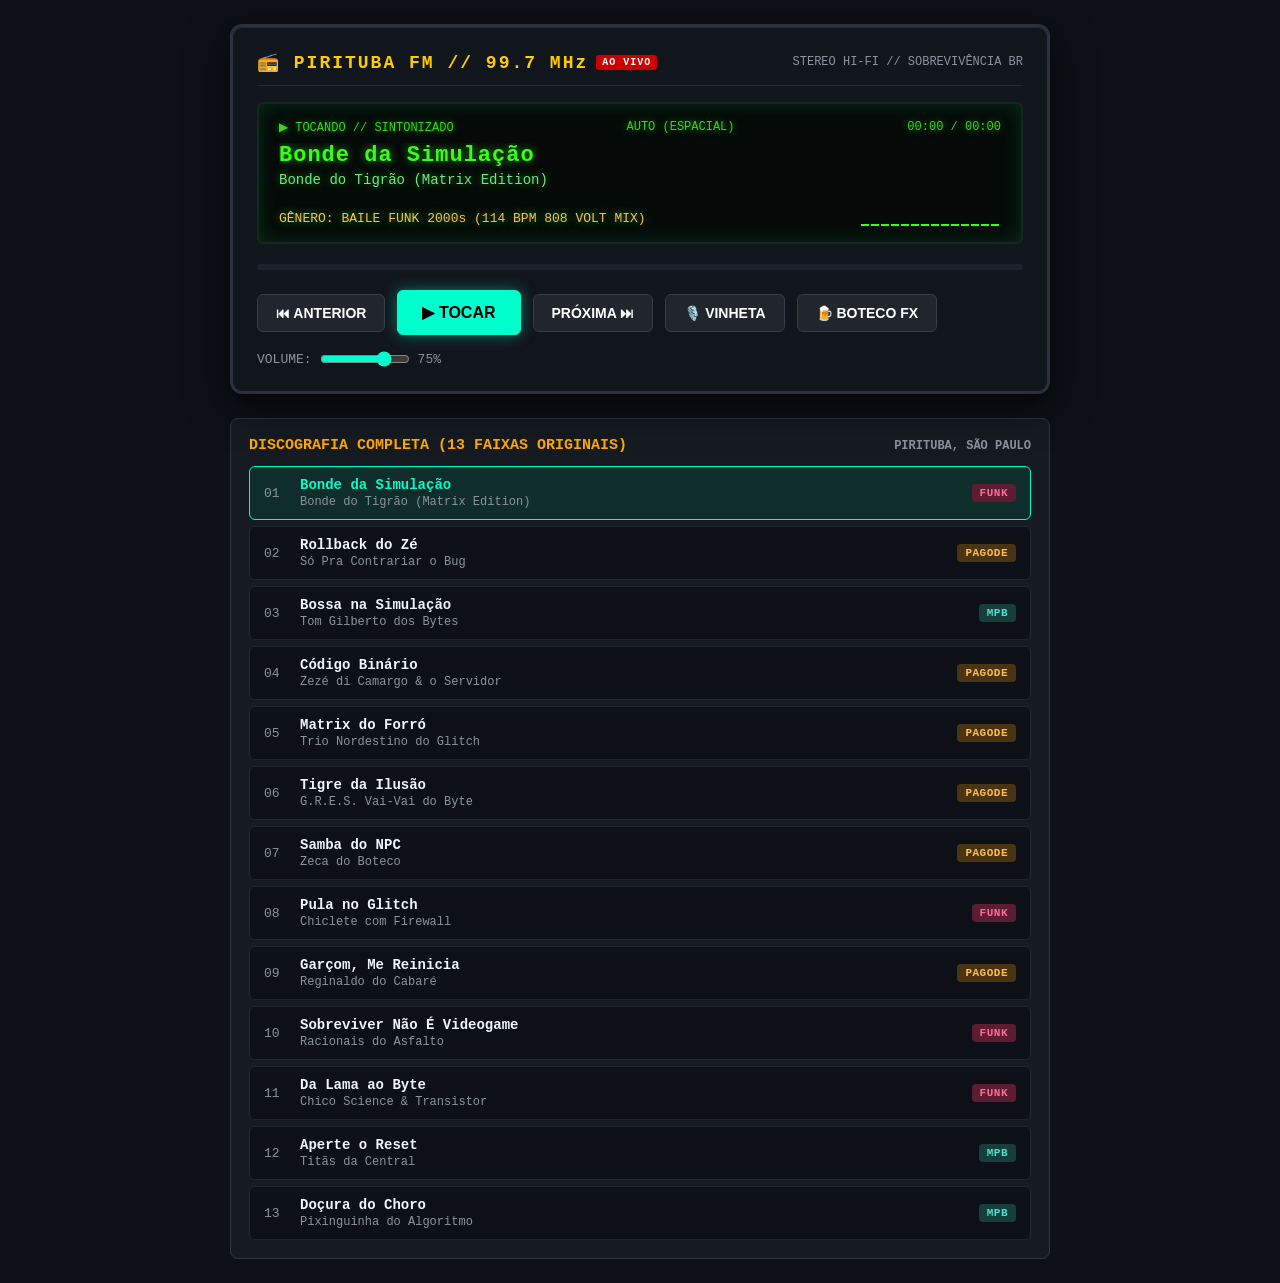
<file: radio.html>
<!DOCTYPE html>
<html lang="pt-BR">
<head>
  <meta charset="UTF-8">
  <meta name="viewport" content="width=device-width, initial-scale=1.0">
  <title>📻 Rádio Pirituba FM 99.7 // Player Oficial</title>
  <style>
    :root {
      --bg: #0d1117;
      --card-bg: #161b22;
      --accent: #00ffcc;
      --accent-warm: #ffaa00;
      --text: #f0f6fc;
      --muted: #8b949e;
      --border: #30363d;
      --vfd-green: #39ff14;
    }
    * { box-sizing: border-box; margin: 0; padding: 0; }
    body {
      background: var(--bg);
      color: var(--text);
      font-family: -apple-system, BlinkMacSystemFont, "Segoe UI", Roboto, monospace, sans-serif;
      min-height: 100vh;
      display: flex;
      flex-direction: column;
      align-items: center;
      padding: 24px 16px;
    }
    .radio-chassis {
      width: 100%;
      max-width: 820px;
      background: #11151c;
      border: 3px solid #2a313d;
      border-radius: 12px;
      box-shadow: 0 12px 40px rgba(0, 0, 0, 0.8), inset 0 1px 0 rgba(255, 255, 255, 0.1);
      padding: 24px;
      margin-bottom: 24px;
      position: relative;
    }
    .chassis-header {
      display: flex;
      justify-content: space-between;
      align-items: center;
      margin-bottom: 16px;
      border-bottom: 1px solid #222a36;
      padding-bottom: 12px;
    }
    .brand-title {
      font-weight: 900;
      letter-spacing: 2px;
      color: #ffcc00;
      font-size: 18px;
      display: flex;
      align-items: center;
      gap: 8px;
    }
    .brand-badge {
      background: #cc0000;
      color: #fff;
      font-size: 10px;
      font-weight: bold;
      padding: 2px 6px;
      border-radius: 3px;
      letter-spacing: 1px;
    }
    /* VFD Retro Display */
    .vfd-display {
      background: #050a08;
      border: 2px solid #14281f;
      border-radius: 6px;
      box-shadow: inset 0 0 20px rgba(0, 255, 120, 0.15);
      padding: 16px 20px;
      margin-bottom: 20px;
      font-family: 'Courier New', Courier, monospace;
      color: var(--vfd-green);
      text-shadow: 0 0 8px rgba(57, 255, 20, 0.6);
      position: relative;
      overflow: hidden;
    }
    .vfd-top-row {
      display: flex;
      justify-content: space-between;
      font-size: 12px;
      margin-bottom: 8px;
      opacity: 0.85;
    }
    .vfd-track-title {
      font-size: 22px;
      font-weight: bold;
      white-space: nowrap;
      overflow: hidden;
      text-overflow: ellipsis;
      margin-bottom: 4px;
      letter-spacing: 1px;
    }
    .vfd-track-artist {
      font-size: 14px;
      color: #7aff96;
      opacity: 0.9;
      margin-bottom: 10px;
    }
    .vfd-bottom-row {
      display: flex;
      justify-content: space-between;
      align-items: flex-end;
      font-size: 13px;
    }
    /* Equalizer canvas */
    #eq-canvas {
      width: 140px;
      height: 28px;
      display: block;
    }
    /* Progress bar */
    .progress-container {
      width: 100%;
      height: 6px;
      background: #1a222d;
      border-radius: 3px;
      cursor: pointer;
      position: relative;
      margin-bottom: 20px;
    }
    .progress-bar {
      height: 100%;
      background: linear-gradient(90deg, #ffaa00, #00ffcc);
      border-radius: 3px;
      width: 0%;
      transition: width 0.1s linear;
    }
    /* Controls */
    .controls-row {
      display: flex;
      align-items: center;
      justify-content: space-between;
      gap: 16px;
      flex-wrap: wrap;
    }
    .button-group {
      display: flex;
      align-items: center;
      gap: 12px;
    }
    .btn-ctrl {
      background: #21262d;
      border: 1px solid #363e4a;
      color: #fff;
      padding: 10px 18px;
      border-radius: 6px;
      font-size: 14px;
      font-weight: bold;
      cursor: pointer;
      display: inline-flex;
      align-items: center;
      gap: 6px;
      transition: all 0.15s ease;
      user-select: none;
    }
    .btn-ctrl:hover {
      background: #30363d;
      border-color: #58a6ff;
      color: #58a6ff;
    }
    .btn-ctrl.btn-main {
      background: #00ffcc;
      color: #000;
      border-color: #00ffcc;
      padding: 12px 24px;
      font-size: 16px;
      box-shadow: 0 0 15px rgba(0, 255, 204, 0.4);
    }
    .btn-ctrl.btn-main:hover {
      background: #33ffdd;
      color: #000;
    }
    .btn-ctrl.active {
      background: #ffaa00;
      color: #000;
      border-color: #ffaa00;
    }
    .volume-box {
      display: flex;
      align-items: center;
      gap: 8px;
      font-size: 13px;
      color: var(--muted);
    }
    .volume-box input[type="range"] {
      accent-color: #00ffcc;
      cursor: pointer;
    }
    /* Playlist section */
    .playlist-section {
      width: 100%;
      max-width: 820px;
      background: var(--card-bg);
      border: 1px solid var(--border);
      border-radius: 8px;
      padding: 18px;
    }
    .playlist-header {
      font-size: 15px;
      font-weight: bold;
      color: #ffaa00;
      margin-bottom: 12px;
      display: flex;
      justify-content: space-between;
      align-items: center;
    }
    .playlist-list {
      list-style: none;
      display: flex;
      flex-direction: column;
      gap: 6px;
    }
    .playlist-item {
      display: flex;
      align-items: center;
      justify-content: space-between;
      padding: 10px 14px;
      background: #0d1117;
      border: 1px solid #21262d;
      border-radius: 6px;
      cursor: pointer;
      transition: all 0.15s ease;
    }
    .playlist-item:hover {
      background: #161f2c;
      border-color: #388bfd;
    }
    .playlist-item.playing {
      background: #0f2d2b;
      border-color: #00ffcc;
    }
    .item-left {
      display: flex;
      align-items: center;
      gap: 12px;
    }
    .item-index {
      font-size: 13px;
      color: var(--muted);
      width: 24px;
      font-family: monospace;
    }
    .item-title {
      font-weight: 600;
      font-size: 14px;
      color: var(--text);
    }
    .playlist-item.playing .item-title {
      color: #00ffcc;
    }
    .item-artist {
      font-size: 12px;
      color: var(--muted);
      margin-top: 2px;
    }
    .item-genre-tag {
      font-size: 11px;
      font-weight: bold;
      padding: 3px 8px;
      border-radius: 4px;
      text-transform: uppercase;
      letter-spacing: 0.5px;
    }
    .genre-FUNK { background: #5c1d30; color: #ff6b9d; }
    .genre-PAGODE { background: #4a3411; color: #ffbe53; }
    .genre-MPB { background: #163e3b; color: #4ee0d5; }
  </style>
</head>
<body>

  <div class="radio-chassis">
    <div class="chassis-header">
      <div class="brand-title">
        <span>📻 PIRITUBA FM // 99.7 MHz</span>
        <span class="brand-badge">AO VIVO</span>
      </div>
      <div style="font-size: 12px; color: #8b949e;">STEREO HI-FI // SOBREVIVÊNCIA BR</div>
    </div>

    <!-- Retro VFD Green Display -->
    <div class="vfd-display">
      <div class="vfd-top-row">
        <span id="vfd-status">▶ TOCANDO // SINTONIZADO</span>
        <span id="vfd-station-name">AUTO (ESPACIAL)</span>
        <span id="vfd-time">00:00 / 00:00</span>
      </div>
      <div class="vfd-track-title" id="vfd-title">Bonde da Simulação</div>
      <div class="vfd-track-artist" id="vfd-artist">Bonde do Tigrão (Matrix Edition)</div>
      <div class="vfd-bottom-row">
        <span id="vfd-genre" style="color:#ffbe53;">GÊNERO: BAILE FUNK 2000s (114 BPM)</span>
        <canvas id="eq-canvas" width="140" height="28"></canvas>
      </div>
    </div>

    <!-- Progress Bar -->
    <div class="progress-container" id="progress-container">
      <div class="progress-bar" id="progress-bar"></div>
    </div>

    <!-- Controls Row -->
    <div class="controls-row">
      <div class="button-group">
        <button class="btn-ctrl" id="btn-prev" title="Faixa Anterior">⏮ ANTERIOR</button>
        <button class="btn-ctrl btn-main" id="btn-play">▶ TOCAR</button>
        <button class="btn-ctrl" id="btn-next" title="Próxima Faixa">PRÓXIMA ⏭</button>
        <button class="btn-ctrl" id="btn-vinheta" title="Tocar Vinheta da Rádio">🎙️ VINHETA</button>
        <button class="btn-ctrl" id="btn-boteco" title="Alternar Som Ambiente de Boteco">🍺 BOTECO FX</button>
      </div>

      <div class="volume-box">
        <span>VOLUME:</span>
        <input type="range" id="vol-slider" min="0" max="1" step="0.02" value="0.75" style="width: 90px;">
        <span id="vol-text">75%</span>
      </div>
    </div>
  </div>

  <!-- Playlist -->
  <div class="playlist-section">
    <div class="playlist-header">
      <span>DISCOGRAFIA COMPLETA (13 FAIXAS ORIGINAIS)</span>
      <span style="font-size: 12px; color: var(--muted);">PIRITUBA, SÃO PAULO</span>
    </div>
    <ul class="playlist-list" id="playlist-ul"></ul>
  </div>

  <audio id="audio-player" preload="auto"></audio>
  <audio id="boteco-player" loop preload="auto" src="media/audio/ambience/boteco_chatter.mp3"></audio>

  <script>
    const TRACKS = [
      {
        id: 'funk_bonde',
        title: 'Bonde da Simulação',
        artist: 'Bonde do Tigrão (Matrix Edition)',
        genre: 'FUNK',
        genreDesc: 'BAILE FUNK 2000s (114 BPM 808 VOLT MIX)',
        src: 'media/audio/tracks/funk_bonde_tigrao.mp3'
      },
      {
        id: 'pagode_romantico',
        title: 'Rollback do Zé',
        artist: 'Só Pra Contrariar o Bug',
        genre: 'PAGODE',
        genreDesc: 'PAGODE ROMÂNTICO 90s (CAVAQUINHO & PANDEIRO)',
        src: 'media/audio/tracks/pagode_romantico.mp3'
      },
      {
        id: 'bossa_mpb',
        title: 'Bossa na Simulação',
        artist: 'Tom Gilberto dos Bytes',
        genre: 'MPB',
        genreDesc: 'BOSSA NOVA & MPB (VIOLÃO DE NYLON SINCOPADO)',
        src: 'media/audio/tracks/bossa_nova_mpb.mp3'
      },
      {
        id: 'sertanejo_sofrencia',
        title: 'Código Binário',
        artist: 'Zezé di Camargo & o Servidor',
        genre: 'PAGODE',
        genreDesc: 'MODÃO SERTANEJO / SOFRÊNCIA (VIOLA & SANFONA)',
        src: 'media/audio/tracks/sertanejo_sofrencia.mp3'
      },
      {
        id: 'forro_pe_de_serra',
        title: 'Matrix do Forró',
        artist: 'Trio Nordestino do Glitch',
        genre: 'PAGODE',
        genreDesc: 'FORRÓ PÉ DE SERRA (ZABUMBA & TRIÂNGULO)',
        src: 'media/audio/tracks/forro_pe_de_serra.mp3'
      },
      {
        id: 'samba_enredo_carnaval',
        title: 'Tigre da Ilusão',
        artist: 'G.R.E.S. Vai-Vai do Byte',
        genre: 'PAGODE',
        genreDesc: 'SAMBA-ENREDO DE CARNAVAL (BATERIA NOTA 10)',
        src: 'media/audio/tracks/samba_enredo_carnaval.mp3'
      },
      {
        id: 'samba_de_raiz',
        title: 'Samba do NPC',
        artist: 'Zeca do Boteco',
        genre: 'PAGODE',
        genreDesc: 'SAMBA DE RAIZ (RODA DE BOTECO DO TIÃO)',
        src: 'media/audio/tracks/samba_de_raiz.mp3'
      },
      {
        id: 'axe_micareta',
        title: 'Pula no Glitch',
        artist: 'Chiclete com Firewall',
        genre: 'FUNK',
        genreDesc: 'AXÉ MUSIC SALVADOR 90s (TIMBAU & METAIS)',
        src: 'media/audio/tracks/axe_micareta.mp3'
      },
      {
        id: 'brega_romantico',
        title: 'Garçom, Me Reinicia',
        artist: 'Reginaldo do Cabaré',
        genre: 'PAGODE',
        genreDesc: 'BREGA ROMÂNTICO CLÁSSICO (CABARÉ DE PIRITUBA)',
        src: 'media/audio/tracks/brega_romantico.mp3'
      },
      {
        id: 'rap_nacional_sp',
        title: 'Sobreviver Não É Videogame',
        artist: 'Racionais do Asfalto',
        genre: 'FUNK',
        genreDesc: 'RAP NACIONAL SP 90s (BOOM-BAP & CRÔNICA URBANA)',
        src: 'media/audio/tracks/rap_nacional_sp.mp3'
      },
      {
        id: 'manguebeat_maracatu',
        title: 'Da Lama ao Byte',
        artist: 'Chico Science & Transistor',
        genre: 'FUNK',
        genreDesc: 'MANGUEBEAT (MARACATU ATÔMICO & GUITARRAS)',
        src: 'media/audio/tracks/manguebeat_maracatu.mp3'
      },
      {
        id: 'rock_nacional_80s',
        title: 'Aperte o Reset',
        artist: 'Titãs da Central',
        genre: 'MPB',
        genreDesc: 'ROCK NACIONAL 80s (PÓS-PUNK & OVERDRIVE)',
        src: 'media/audio/tracks/rock_nacional_80s.mp3'
      },
      {
        id: 'chorinho_tradicional',
        title: 'Doçura do Choro',
        artist: 'Pixinguinha do Algoritmo',
        genre: 'MPB',
        genreDesc: 'CHORINHO TRADICIONAL (FLAUTA & 7 CORDAS)',
        src: 'media/audio/tracks/chorinho_tradicional.mp3'
      }
    ];

    const VINHETAS = [
      'media/audio/vinhetas/vinheta_alfa_fm.mp3',
      'media/audio/vinhetas/vinheta_transmatrix.mp3'
    ];

    let currentTrackIdx = 0;
    let isPlaying = false;
    let isBotecoOn = false;

    const audio = document.getElementById('audio-player');
    const botecoAudio = document.getElementById('boteco-player');
    const btnPlay = document.getElementById('btn-play');
    const btnPrev = document.getElementById('btn-prev');
    const btnNext = document.getElementById('btn-next');
    const btnVinheta = document.getElementById('btn-vinheta');
    const btnBoteco = document.getElementById('btn-boteco');
    const vfdTitle = document.getElementById('vfd-title');
    const vfdArtist = document.getElementById('vfd-artist');
    const vfdGenre = document.getElementById('vfd-genre');
    const vfdTime = document.getElementById('vfd-time');
    const vfdStatus = document.getElementById('vfd-status');
    const progressBar = document.getElementById('progress-bar');
    const progressContainer = document.getElementById('progress-container');
    const volSlider = document.getElementById('vol-slider');
    const volText = document.getElementById('vol-text');
    const playlistUl = document.getElementById('playlist-ul');

    function renderPlaylist() {
      playlistUl.innerHTML = '';
      TRACKS.forEach((tr, i) => {
        const li = document.createElement('li');
        li.className = 'playlist-item' + (i === currentTrackIdx ? ' playing' : '');
        li.innerHTML = `
          <div class="item-left">
            <span class="item-index">${(i + 1).toString().padStart(2, '0')}</span>
            <div>
              <div class="item-title">${tr.title}</div>
              <div class="item-artist">${tr.artist}</div>
            </div>
          </div>
          <span class="item-genre-tag genre-${tr.genre}">${tr.genre}</span>
        `;
        li.addEventListener('click', () => {
          loadTrack(i);
          playTrack();
        });
        playlistUl.appendChild(li);
      });
    }

    function formatTime(secs) {
      if (isNaN(secs) || secs < 0) return '00:00';
      const m = Math.floor(secs / 60);
      const s = Math.floor(secs % 60);
      return `${m.toString().padStart(2, '0')}:${s.toString().padStart(2, '0')}`;
    }

    function loadTrack(idx) {
      currentTrackIdx = (idx + TRACKS.length) % TRACKS.length;
      const tr = TRACKS[currentTrackIdx];
      audio.src = tr.src;
      vfdTitle.textContent = tr.title;
      vfdArtist.textContent = tr.artist;
      vfdGenre.textContent = `GÊNERO: ${tr.genreDesc}`;
      renderPlaylist();
    }

    function playTrack() {
      audio.play().then(() => {
        isPlaying = true;
        btnPlay.textContent = '⏸ PAUSAR';
        vfdStatus.textContent = '▶ TOCANDO // SINTONIZADO';
      }).catch(err => {
        console.warn('Playback error:', err);
      });
    }

    function pauseTrack() {
      audio.pause();
      isPlaying = false;
      btnPlay.textContent = '▶ TOCAR';
      vfdStatus.textContent = '⏸ PAUSADO';
    }

    btnPlay.addEventListener('click', () => {
      if (isPlaying) pauseTrack();
      else playTrack();
    });

    btnPrev.addEventListener('click', () => {
      loadTrack(currentTrackIdx - 1);
      playTrack();
    });

    btnNext.addEventListener('click', () => {
      loadTrack(currentTrackIdx + 1);
      playTrack();
    });

    btnVinheta.addEventListener('click', () => {
      const vSrc = VINHETAS[Math.floor(Math.random() * VINHETAS.length)];
      vfdTitle.textContent = '🎙️ [VINHETA] Rádio Alfa FM';
      vfdArtist.textContent = 'Sintonizando os 99.7 MHz de Pirituba...';
      audio.src = vSrc;
      playTrack();
      audio.onended = () => {
        audio.onended = defaultEnded;
        loadTrack(currentTrackIdx + 1);
        playTrack();
      };
    });

    btnBoteco.addEventListener('click', () => {
      isBotecoOn = !isBotecoOn;
      if (isBotecoOn) {
        botecoAudio.volume = 0.35;
        botecoAudio.play().catch(() => {});
        btnBoteco.classList.add('active');
        btnBoteco.textContent = '🍺 BOTECO ATIVO';
      } else {
        botecoAudio.pause();
        btnBoteco.classList.remove('active');
        btnBoteco.textContent = '🍺 BOTECO FX';
      }
    });

    function defaultEnded() {
      if (Math.random() < 0.35) {
        const vSrc = VINHETAS[Math.floor(Math.random() * VINHETAS.length)];
        vfdTitle.textContent = '🎙️ [VINHETA] Rádio TransMatrix FM';
        vfdArtist.textContent = 'Identificação de Estação Oficial';
        audio.src = vSrc;
        playTrack();
        audio.onended = () => {
          audio.onended = defaultEnded;
          loadTrack(currentTrackIdx + 1);
          playTrack();
        };
      } else {
        loadTrack(currentTrackIdx + 1);
        playTrack();
      }
    }
    audio.onended = defaultEnded;

    audio.addEventListener('timeupdate', () => {
      const cur = audio.currentTime;
      const dur = audio.duration || 0;
      vfdTime.textContent = `${formatTime(cur)} / ${formatTime(dur)}`;
      if (dur > 0) {
        progressBar.style.width = `${(cur / dur) * 100}%`;
      }
    });

    progressContainer.addEventListener('click', (e) => {
      const rect = progressContainer.getBoundingClientRect();
      const clickX = e.clientX - rect.left;
      const pct = Math.max(0, Math.min(1, clickX / rect.width));
      if (audio.duration) {
        audio.currentTime = pct * audio.duration;
      }
    });

    volSlider.addEventListener('input', (e) => {
      const val = parseFloat(e.target.value);
      audio.volume = val;
      volText.textContent = Math.round(val * 100) + '%';
    });

    const canvas = document.getElementById('eq-canvas');
    const ctx = canvas.getContext('2d');
    const bars = 14;
    const barHeights = Array(bars).fill(2);

    function animateEQ() {
      ctx.clearRect(0, 0, canvas.width, canvas.height);
      const barW = canvas.width / bars - 2;
      for (let i = 0; i < bars; i++) {
        if (isPlaying) {
          const target = Math.random() * 24 + 4;
          barHeights[i] += (target - barHeights[i]) * 0.25;
        } else {
          barHeights[i] += (2 - barHeights[i]) * 0.1;
        }
        ctx.fillStyle = '#39ff14';
        ctx.fillRect(i * (barW + 2), canvas.height - barHeights[i], barW, barHeights[i]);
      }
      requestAnimationFrame(animateEQ);
    }
    animateEQ();

    loadTrack(0);
    audio.volume = 0.75;
  </script>
</body>
</html>
</file>
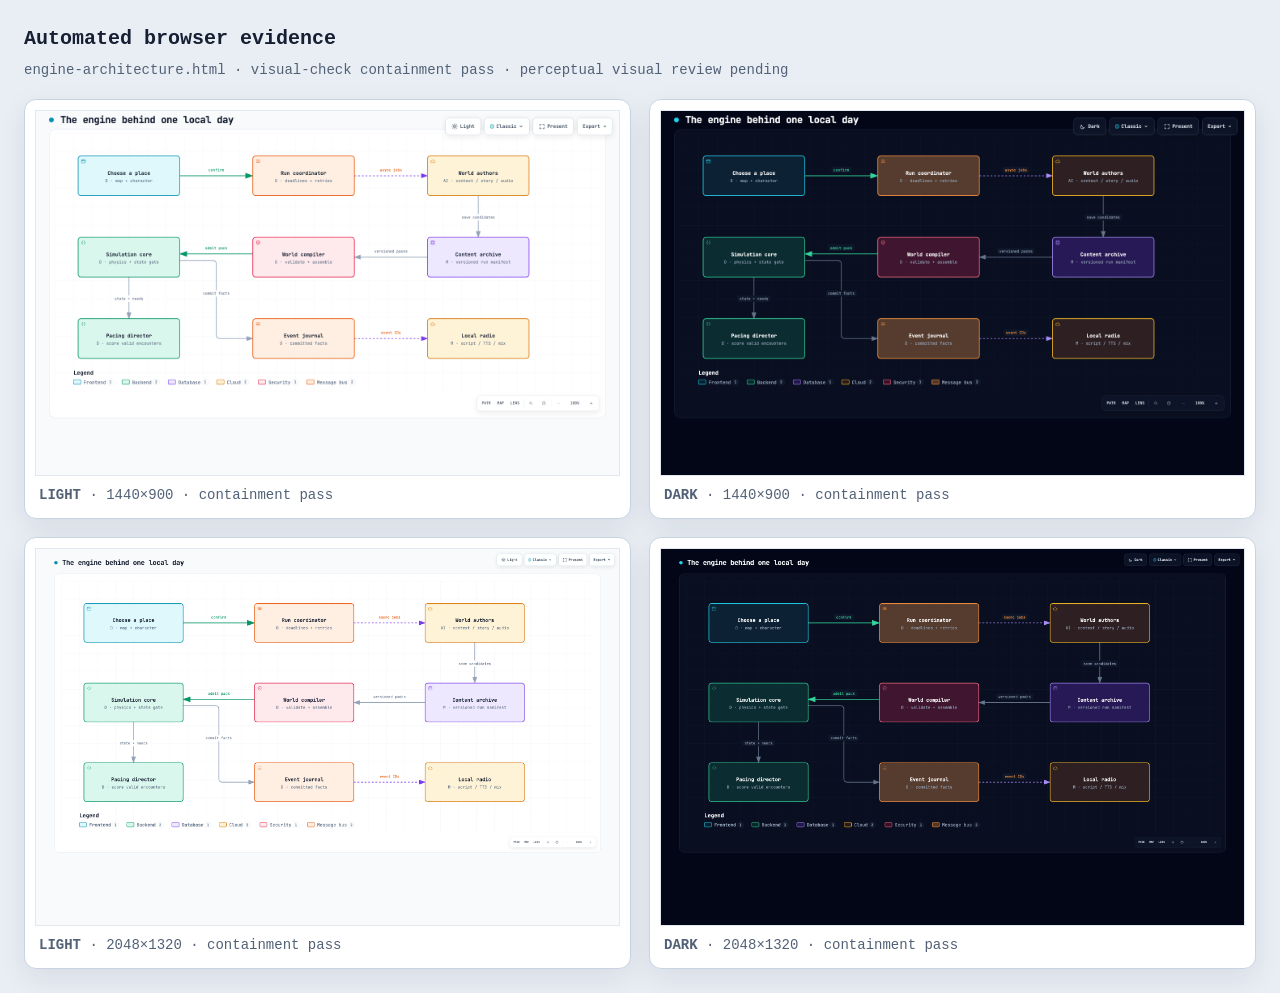
<file: docs/atlas/engine-architecture.visual-check.html>
<!doctype html>
<html lang="en">
<head>
<meta charset="utf-8">
<meta name="viewport" content="width=device-width,initial-scale=1">
<title>Archify automated browser evidence · engine-architecture.html</title>
<style>
*{box-sizing:border-box}body{margin:0;padding:24px;background:#e9eef5;color:#172033;font:14px/1.5 ui-monospace,SFMono-Regular,Menlo,Consolas,monospace}header{max-width:1500px;margin:0 auto 18px}h1{margin:0 0 6px;font-size:20px}p{margin:0;color:#526176}.grid{max-width:1500px;margin:auto;display:grid;grid-template-columns:repeat(2,minmax(0,1fr));gap:18px}figure{margin:0;padding:10px;background:white;border:1px solid #c9d4e3;border-radius:12px;box-shadow:0 10px 30px rgba(15,23,42,.08)}img{display:block;width:100%;height:auto;border:1px solid #e2e8f0}figcaption{padding:9px 4px 2px;color:#526176}@media(max-width:900px){.grid{grid-template-columns:1fr}}
</style>
</head>
<body>
<header><h1>Automated browser evidence</h1><p>engine-architecture.html · visual-check containment pass · perceptual visual review pending</p></header>
<main class="grid">
      <figure>
        <img src="engine-architecture.visual-check.1440x900.light.png" alt="light 1440 by 900">
        <figcaption><strong>LIGHT</strong> · 1440×900 · containment pass</figcaption>
      </figure>
      <figure>
        <img src="engine-architecture.visual-check.1440x900.dark.png" alt="dark 1440 by 900">
        <figcaption><strong>DARK</strong> · 1440×900 · containment pass</figcaption>
      </figure>
      <figure>
        <img src="engine-architecture.visual-check.2048x1320.light.png" alt="light 2048 by 1320">
        <figcaption><strong>LIGHT</strong> · 2048×1320 · containment pass</figcaption>
      </figure>
      <figure>
        <img src="engine-architecture.visual-check.2048x1320.dark.png" alt="dark 2048 by 1320">
        <figcaption><strong>DARK</strong> · 2048×1320 · containment pass</figcaption>
      </figure>
</main>
</body>
</html>
</file>
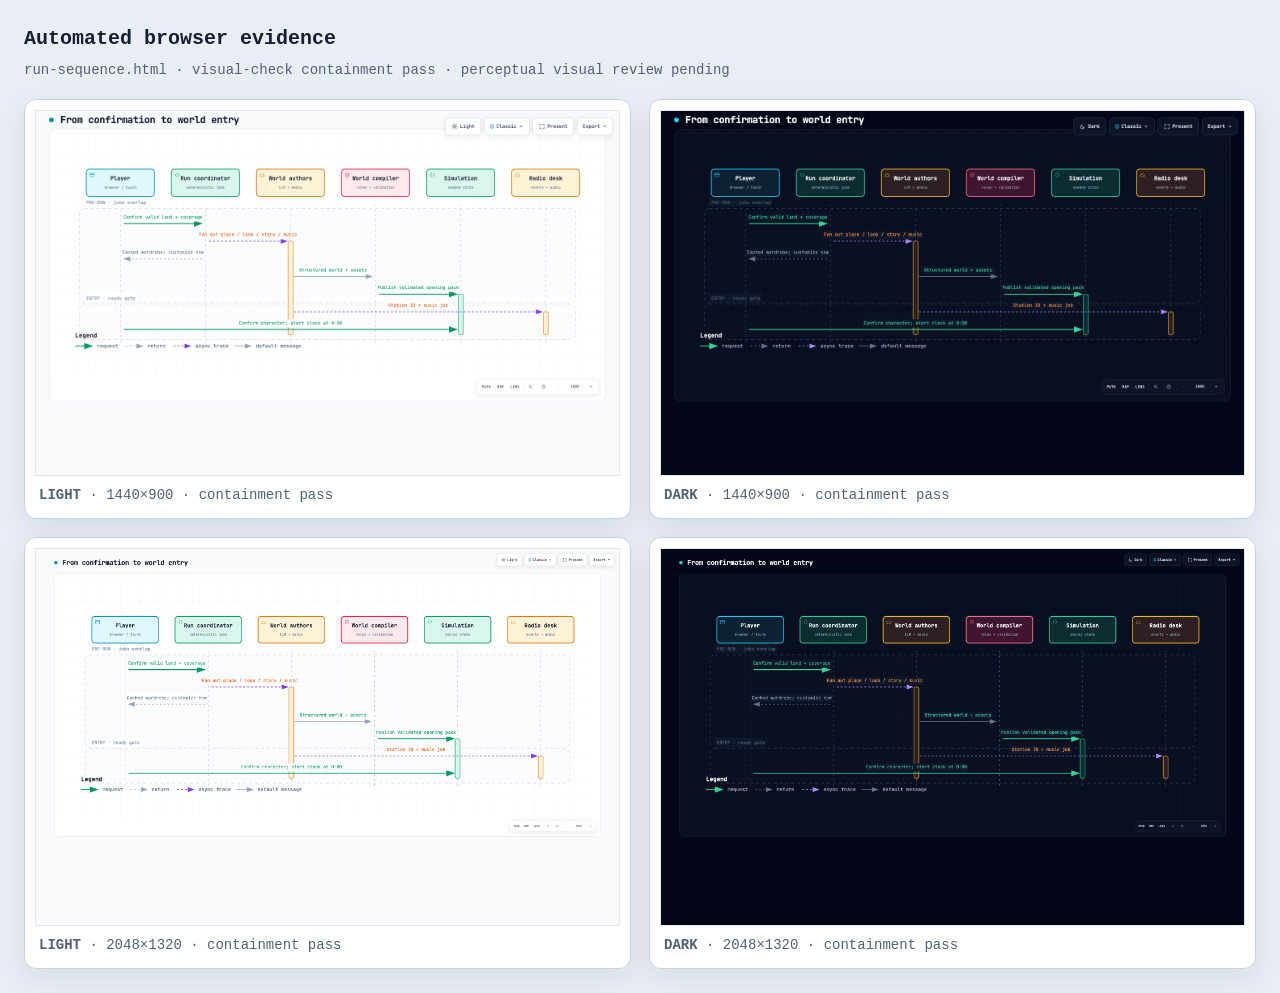
<file: docs/atlas/run-sequence.visual-check.html>
<!doctype html>
<html lang="en">
<head>
<meta charset="utf-8">
<meta name="viewport" content="width=device-width,initial-scale=1">
<title>Archify automated browser evidence · run-sequence.html</title>
<style>
*{box-sizing:border-box}body{margin:0;padding:24px;background:#e9eef5;color:#172033;font:14px/1.5 ui-monospace,SFMono-Regular,Menlo,Consolas,monospace}header{max-width:1500px;margin:0 auto 18px}h1{margin:0 0 6px;font-size:20px}p{margin:0;color:#526176}.grid{max-width:1500px;margin:auto;display:grid;grid-template-columns:repeat(2,minmax(0,1fr));gap:18px}figure{margin:0;padding:10px;background:white;border:1px solid #c9d4e3;border-radius:12px;box-shadow:0 10px 30px rgba(15,23,42,.08)}img{display:block;width:100%;height:auto;border:1px solid #e2e8f0}figcaption{padding:9px 4px 2px;color:#526176}@media(max-width:900px){.grid{grid-template-columns:1fr}}
</style>
</head>
<body>
<header><h1>Automated browser evidence</h1><p>run-sequence.html · visual-check containment pass · perceptual visual review pending</p></header>
<main class="grid">
      <figure>
        <img src="run-sequence.visual-check.1440x900.light.png" alt="light 1440 by 900">
        <figcaption><strong>LIGHT</strong> · 1440×900 · containment pass</figcaption>
      </figure>
      <figure>
        <img src="run-sequence.visual-check.1440x900.dark.png" alt="dark 1440 by 900">
        <figcaption><strong>DARK</strong> · 1440×900 · containment pass</figcaption>
      </figure>
      <figure>
        <img src="run-sequence.visual-check.2048x1320.light.png" alt="light 2048 by 1320">
        <figcaption><strong>LIGHT</strong> · 2048×1320 · containment pass</figcaption>
      </figure>
      <figure>
        <img src="run-sequence.visual-check.2048x1320.dark.png" alt="dark 2048 by 1320">
        <figcaption><strong>DARK</strong> · 2048×1320 · containment pass</figcaption>
      </figure>
</main>
</body>
</html>
</file>
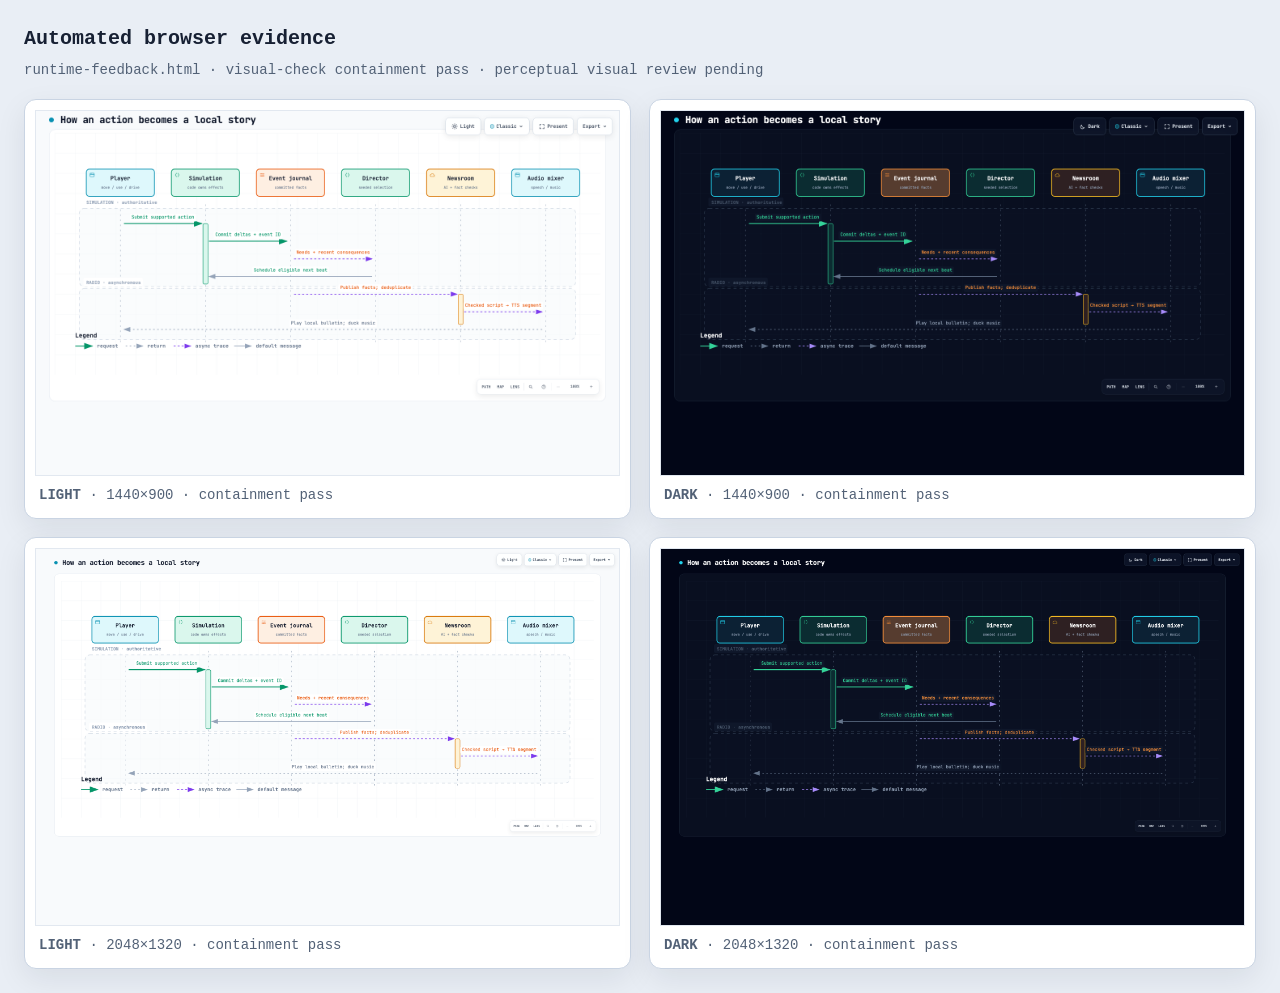
<file: docs/atlas/runtime-feedback.visual-check.html>
<!doctype html>
<html lang="en">
<head>
<meta charset="utf-8">
<meta name="viewport" content="width=device-width,initial-scale=1">
<title>Archify automated browser evidence · runtime-feedback.html</title>
<style>
*{box-sizing:border-box}body{margin:0;padding:24px;background:#e9eef5;color:#172033;font:14px/1.5 ui-monospace,SFMono-Regular,Menlo,Consolas,monospace}header{max-width:1500px;margin:0 auto 18px}h1{margin:0 0 6px;font-size:20px}p{margin:0;color:#526176}.grid{max-width:1500px;margin:auto;display:grid;grid-template-columns:repeat(2,minmax(0,1fr));gap:18px}figure{margin:0;padding:10px;background:white;border:1px solid #c9d4e3;border-radius:12px;box-shadow:0 10px 30px rgba(15,23,42,.08)}img{display:block;width:100%;height:auto;border:1px solid #e2e8f0}figcaption{padding:9px 4px 2px;color:#526176}@media(max-width:900px){.grid{grid-template-columns:1fr}}
</style>
</head>
<body>
<header><h1>Automated browser evidence</h1><p>runtime-feedback.html · visual-check containment pass · perceptual visual review pending</p></header>
<main class="grid">
      <figure>
        <img src="runtime-feedback.visual-check.1440x900.light.png" alt="light 1440 by 900">
        <figcaption><strong>LIGHT</strong> · 1440×900 · containment pass</figcaption>
      </figure>
      <figure>
        <img src="runtime-feedback.visual-check.1440x900.dark.png" alt="dark 1440 by 900">
        <figcaption><strong>DARK</strong> · 1440×900 · containment pass</figcaption>
      </figure>
      <figure>
        <img src="runtime-feedback.visual-check.2048x1320.light.png" alt="light 2048 by 1320">
        <figcaption><strong>LIGHT</strong> · 2048×1320 · containment pass</figcaption>
      </figure>
      <figure>
        <img src="runtime-feedback.visual-check.2048x1320.dark.png" alt="dark 2048 by 1320">
        <figcaption><strong>DARK</strong> · 2048×1320 · containment pass</figcaption>
      </figure>
</main>
</body>
</html>
</file>
